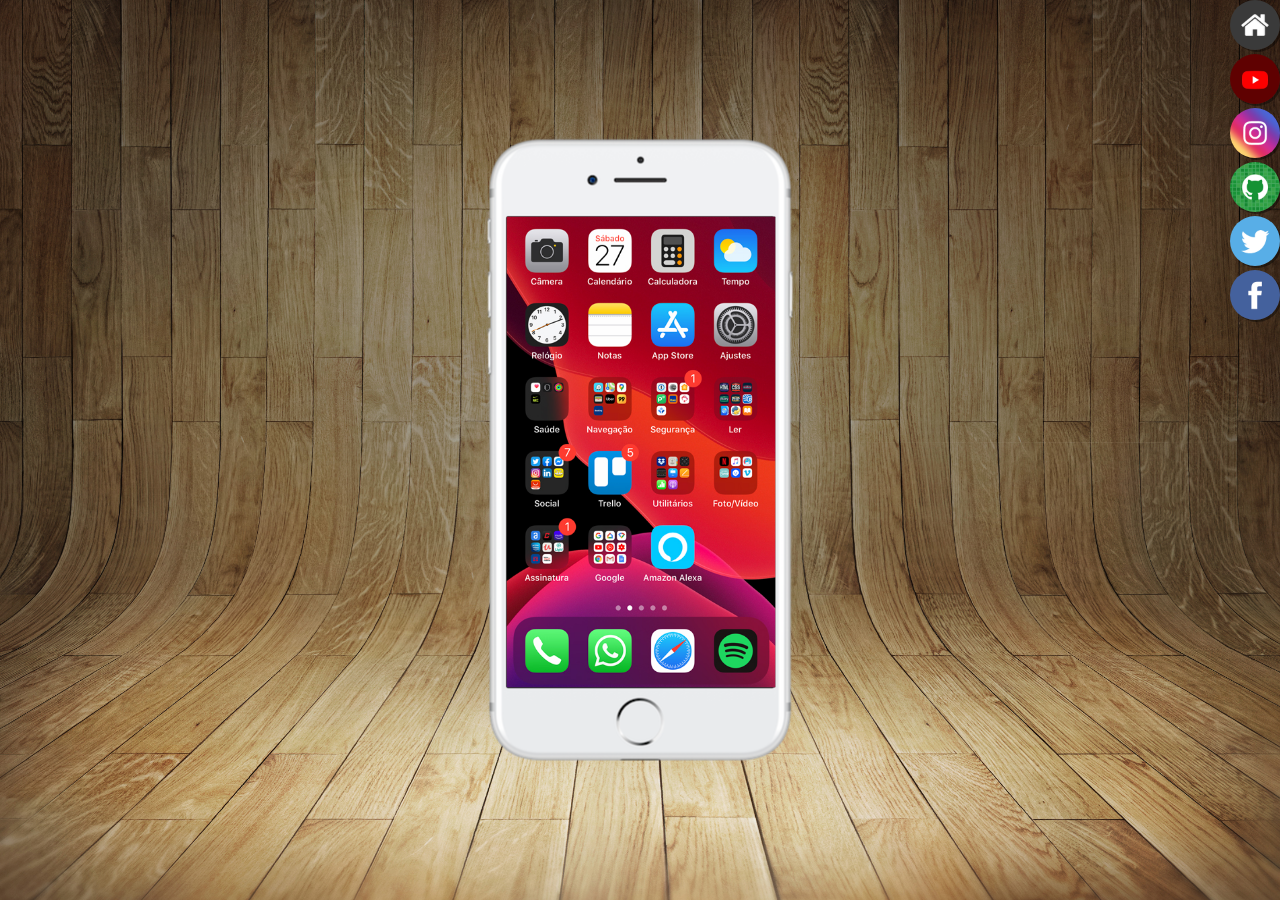
<file: index.html>
<!DOCTYPE html>
<html lang="pt-br">
<head>
    <meta charset="UTF-8">
    <meta name="viewport" content="width=device-width, initial-scale=1.0">
    <link rel="shortcut icon" href="favicon.ico" type="image/x-icon">
    <link rel="stylesheet" href="estilos/style.css">
    <title>Projeto Redes Sociais</title>
</head>
<body>
    <main>
        <section id="telefone">
            <iframe src="home.html" name="tela" id="tela" frameborder="0">
                Seu navegador não é compativel com isso.
            </iframe>

        </section>

        <section id="redes-sociais">
            <a href="home.html" target="tela"><img src="imagens/logo-home.jpg" alt="home"></a> <br>

            <a href="youtube.html" target="tela"><img src="imagens/logo-youtube.jpg" alt="youtube"></a> <br>

            <a href="instagram.html" target="tela"><img src="imagens/logo-instagram.jpg" alt="instagram"></a> <br>

            <a href="github.html" target="tela"><img src="imagens/logo-github.jpg" alt="github"></a> <br>

            <a href="twitter.html" target="tela"><img src="imagens/logo-twitter.jpg" alt="twitter"></a> <br>

            <a href="facebook.html" target="tela"><img src="imagens/logo-facebook.jpg" alt="facebook"></a> <br>
        </section>
    </main>
</body>
</html>
</file>
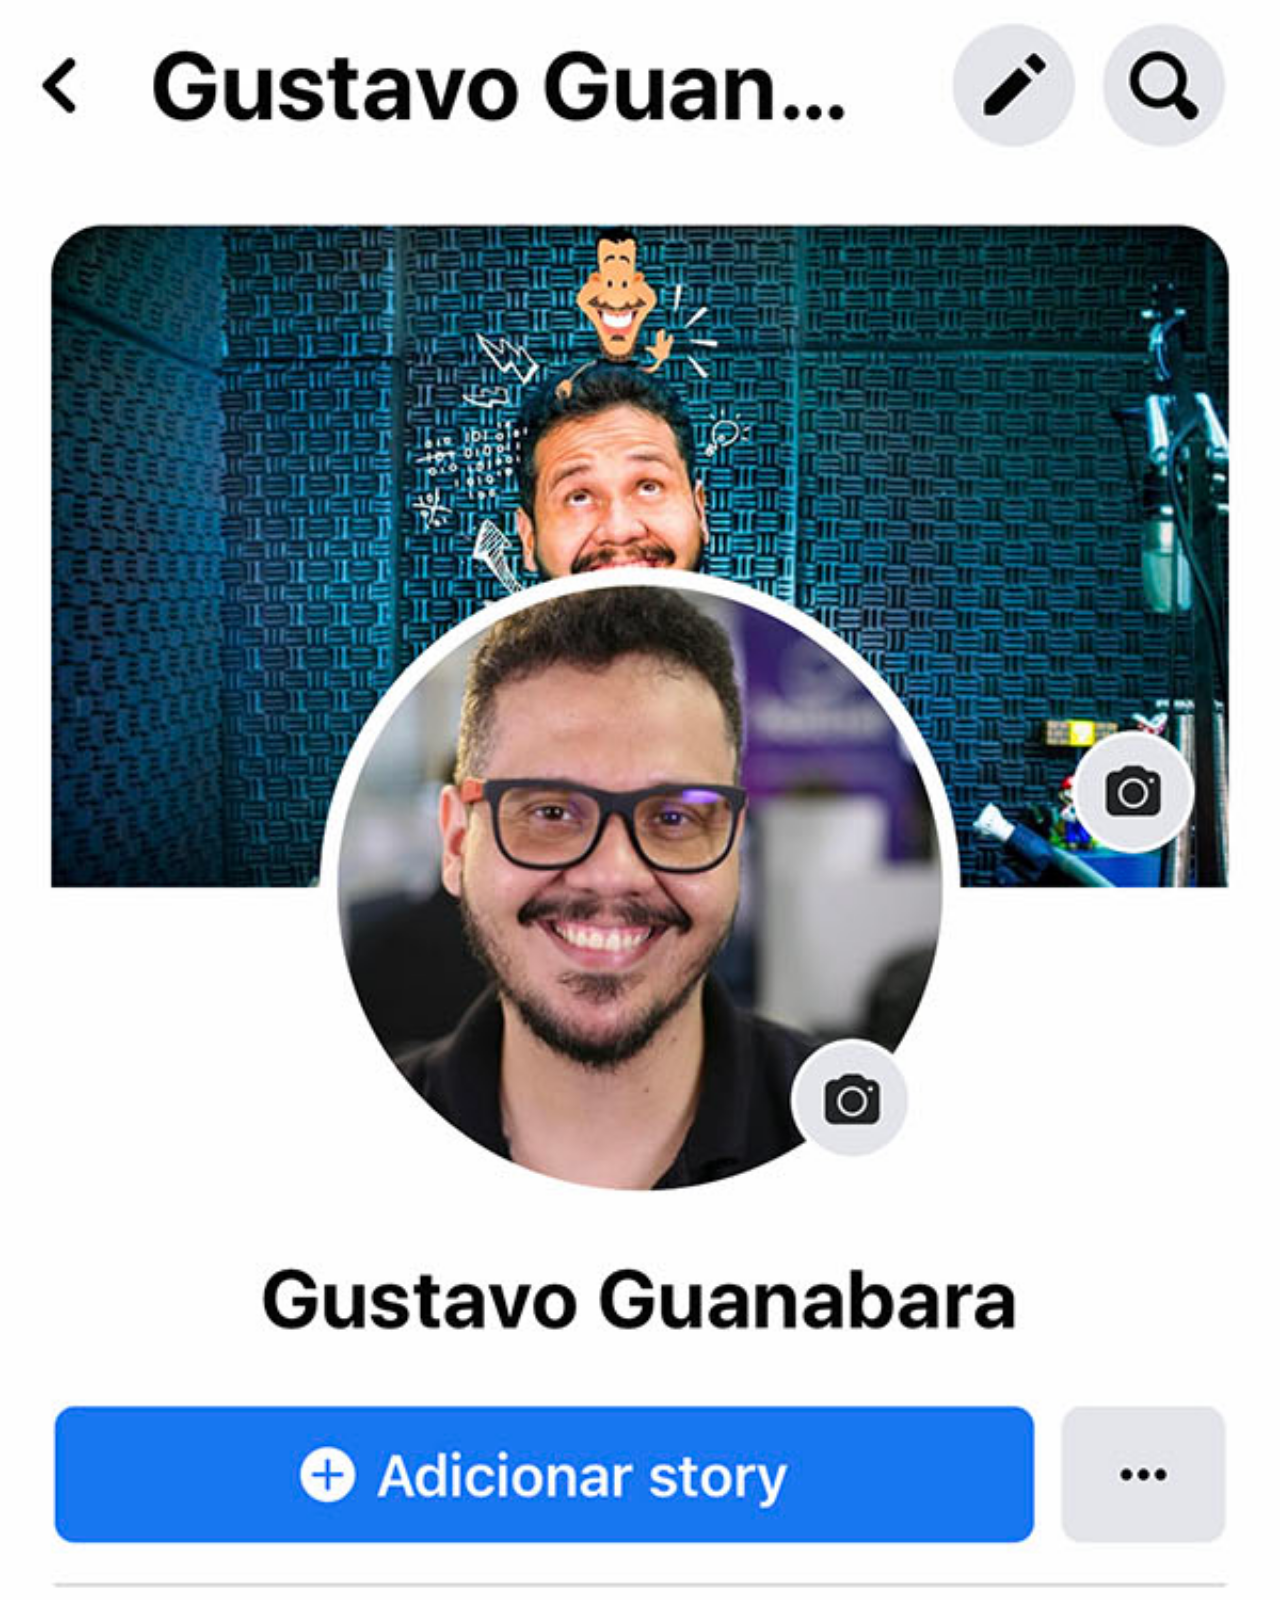
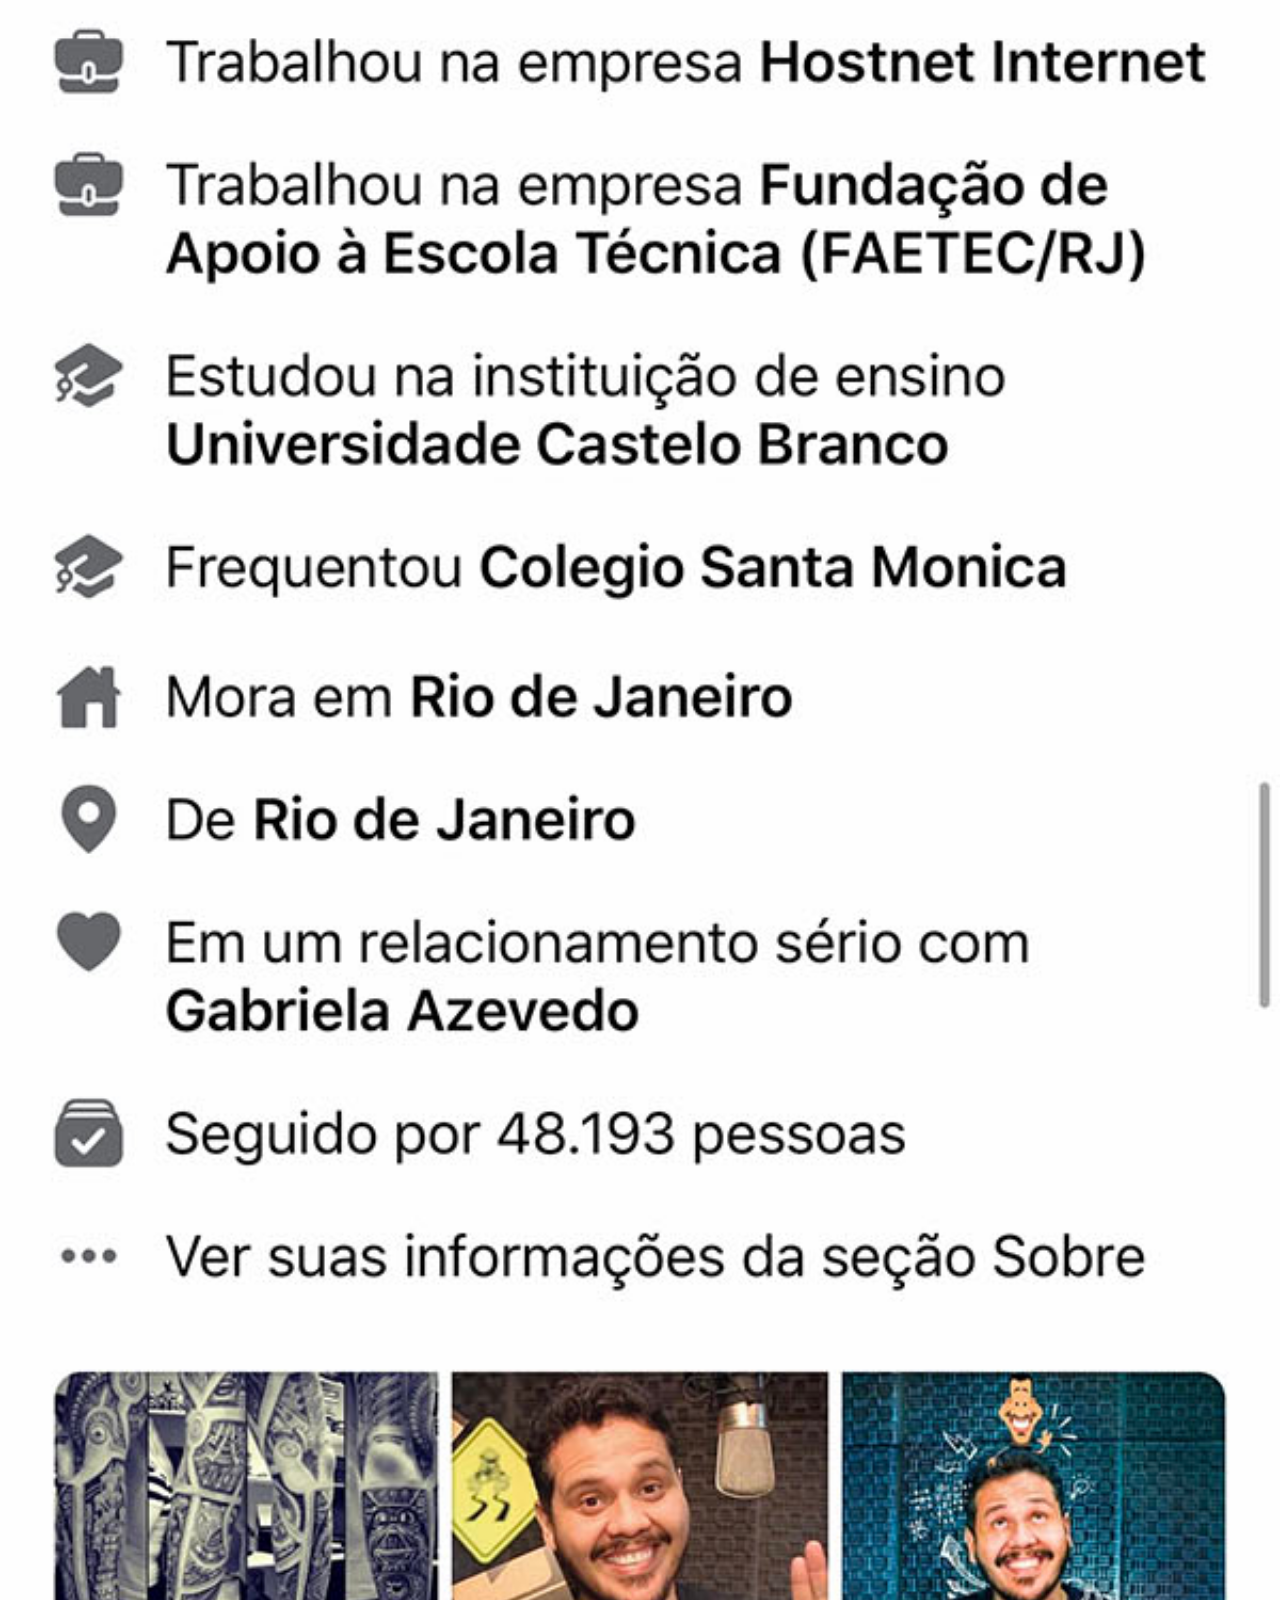
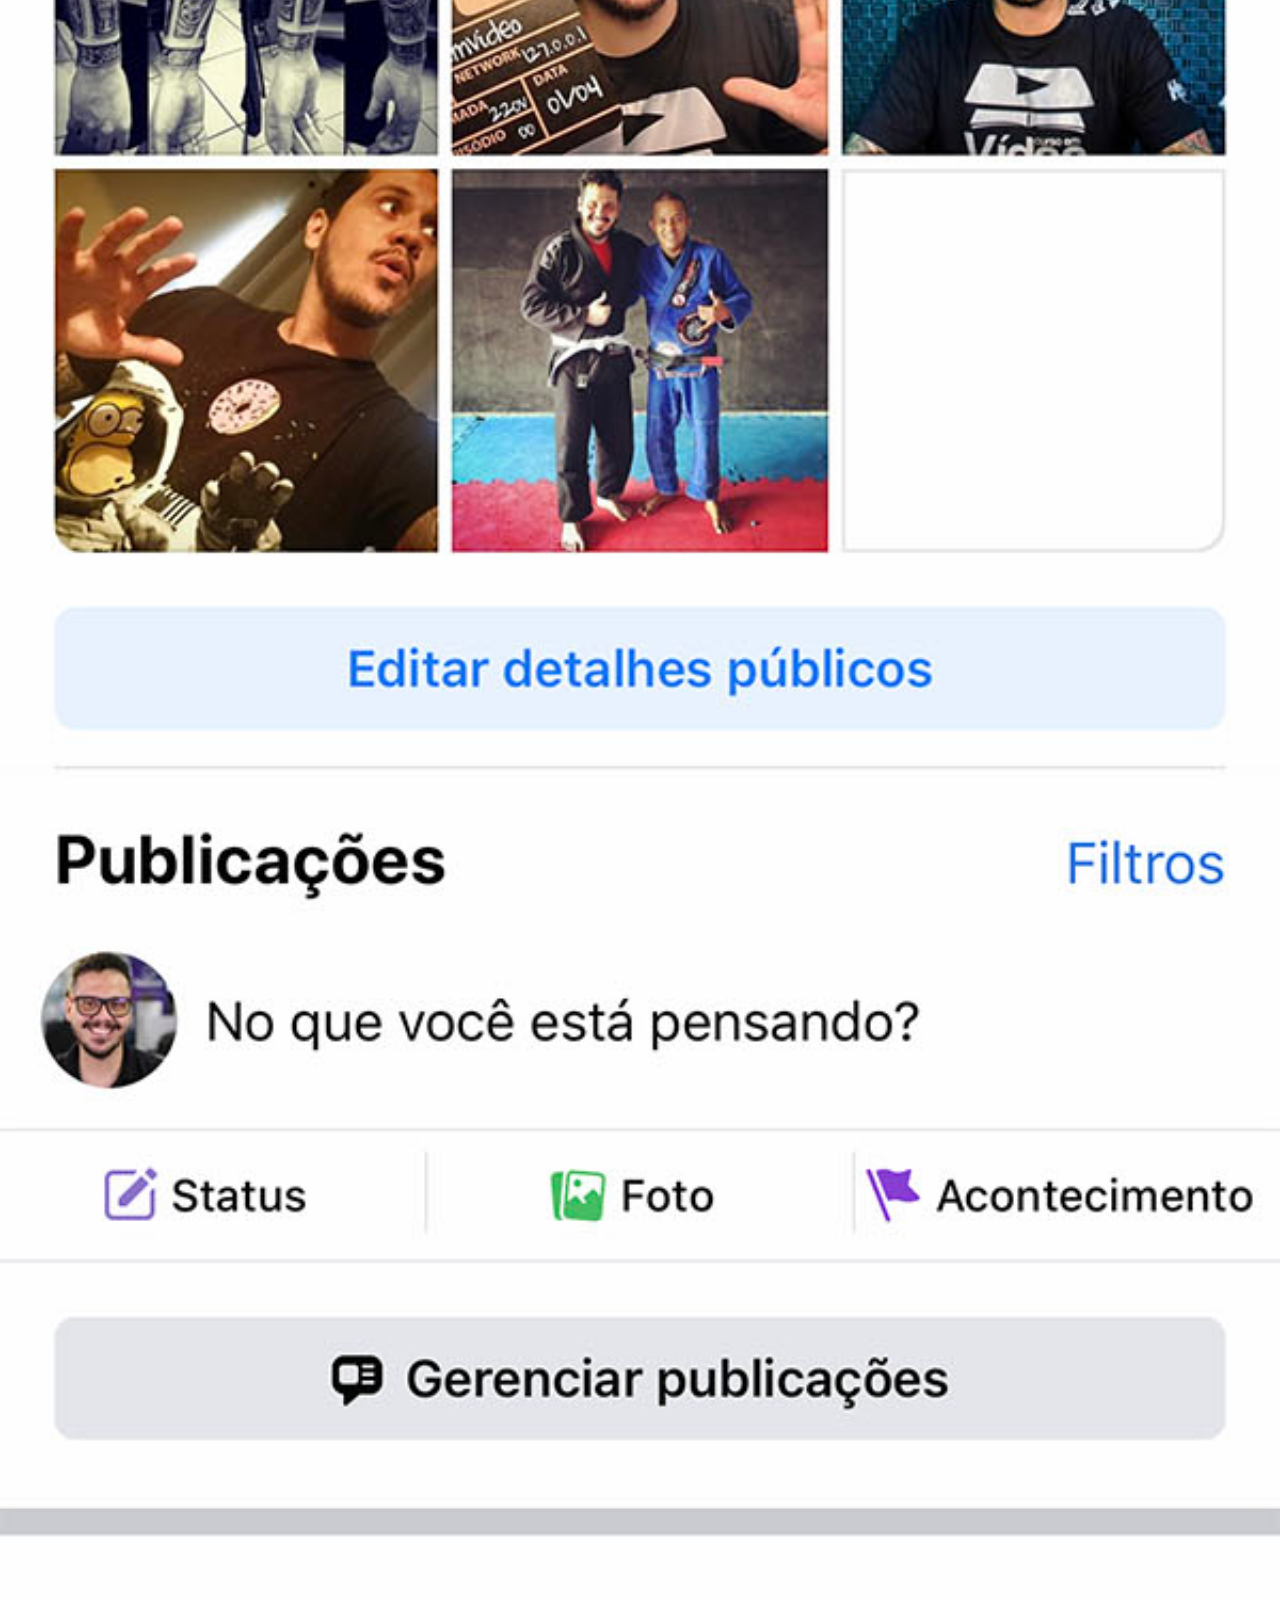
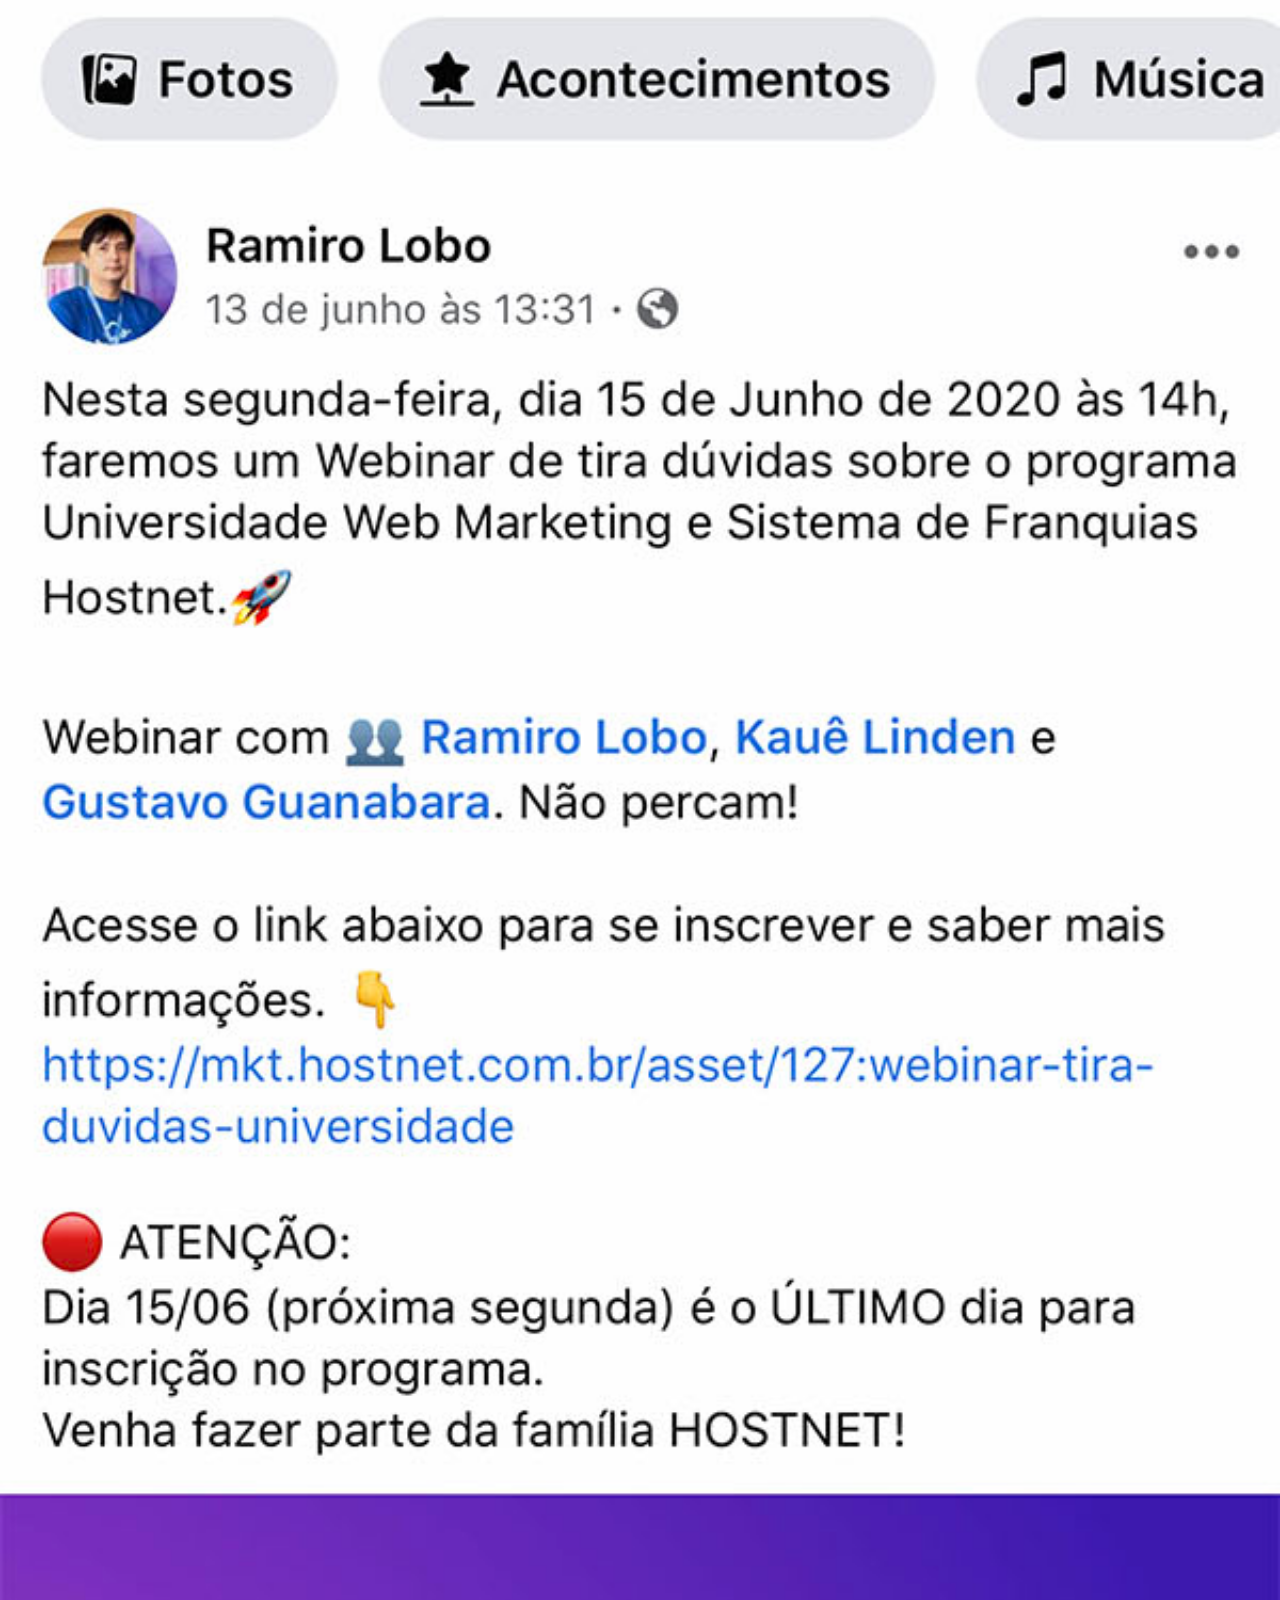
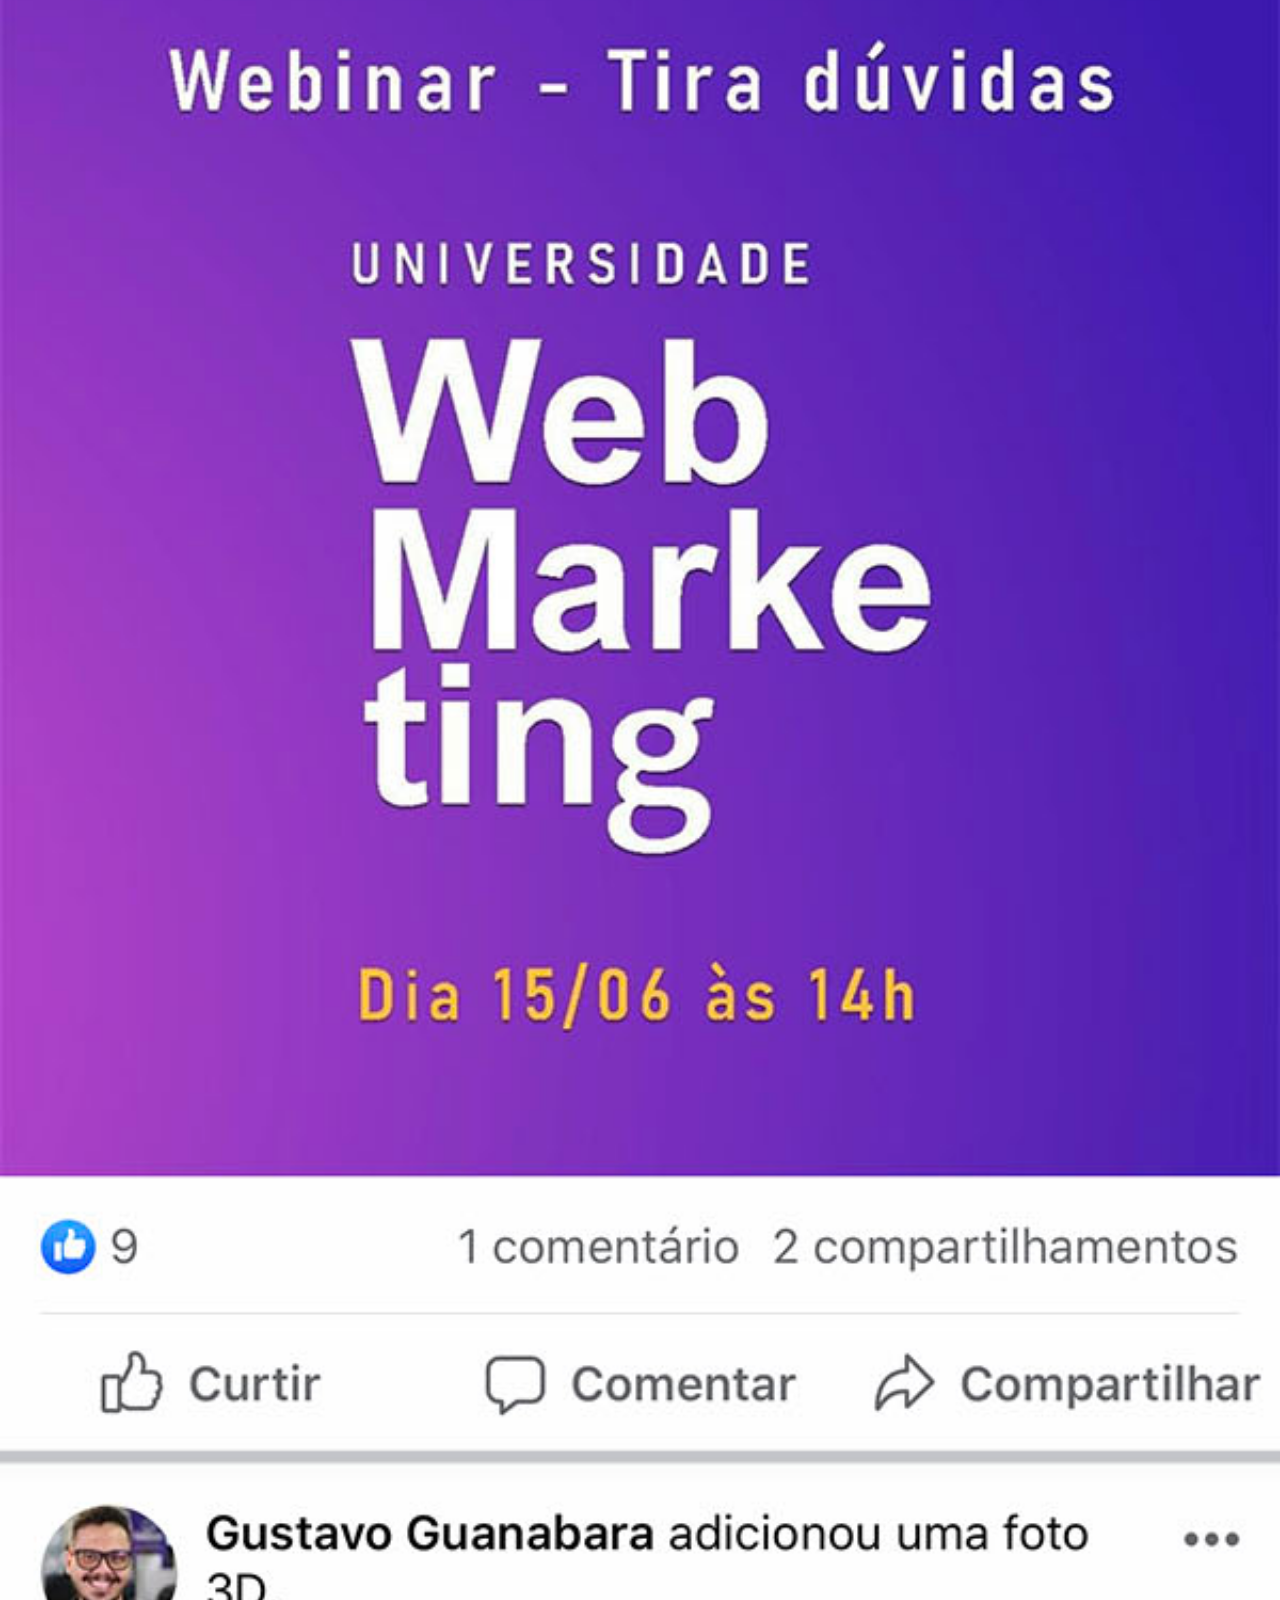
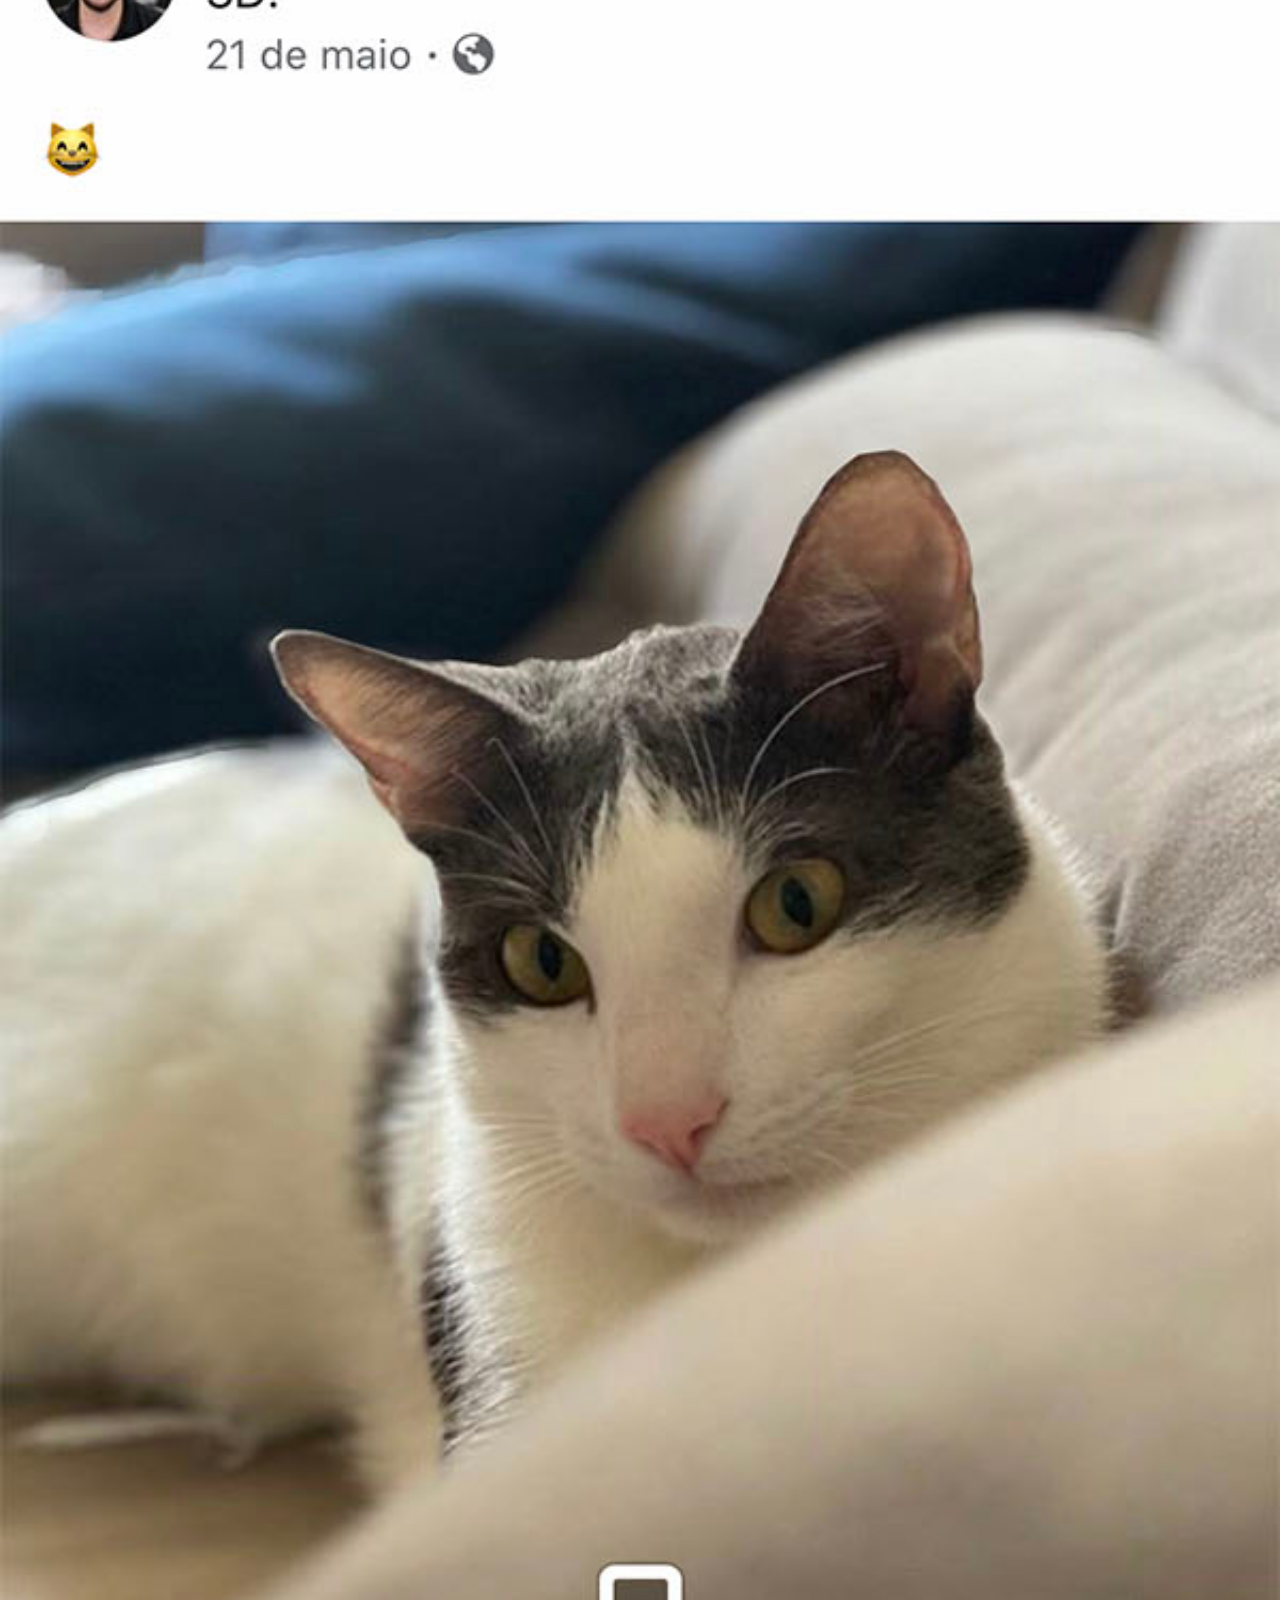
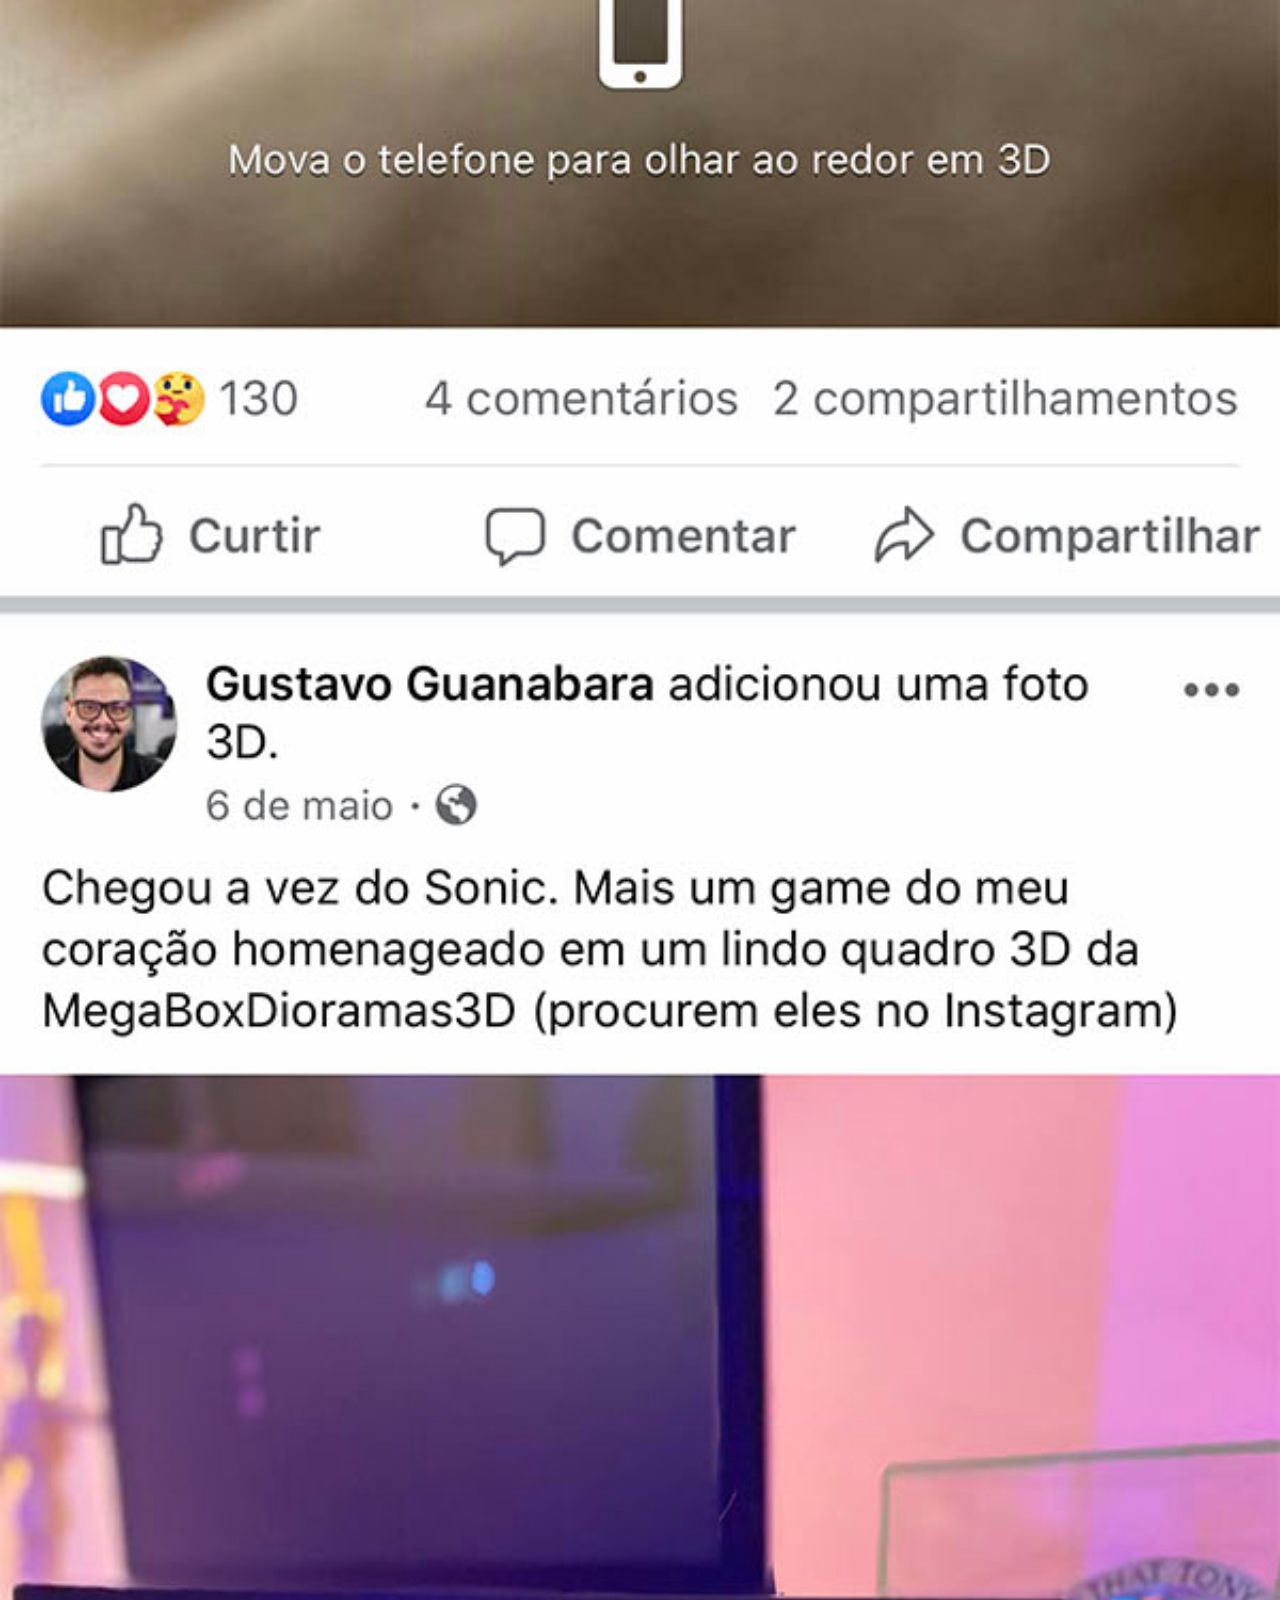
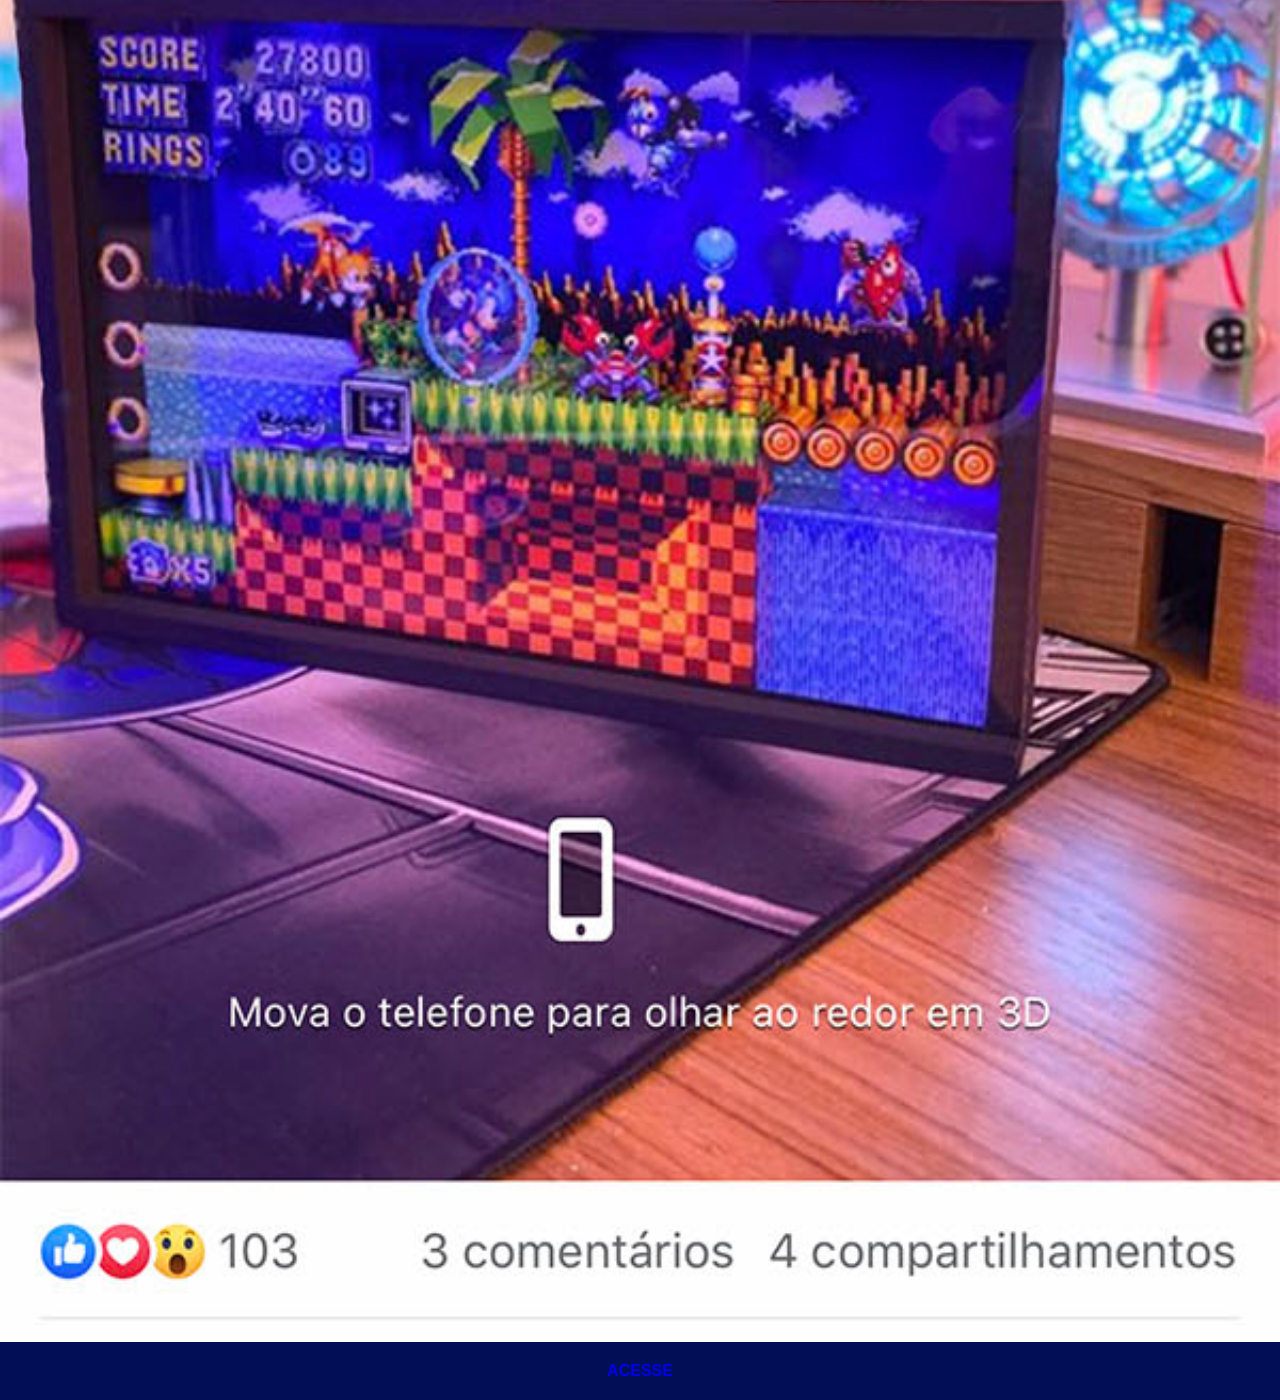
<file: facebook.html>
<!DOCTYPE html>
<html lang="pt-br">
<head>
    <meta charset="UTF-8">
    <meta name="viewport" content="width=device-width, initial-scale=1.0">
    <title>Facebook</title>
    <style>
        * { 
            margin: 0px;
            padding: 0px;
            font-family: Arial, Helvetica, sans-serif;
        }

        ::-webkit-scrollbar { 
            width: 0px;
            height: 0px;
        }

        img { 
            width: 100vw;
        }

        a { 
            display: block;
            background-color: rgb(2, 15, 87);
            padding: 20px;
            text-align: center;
            font-weight: bolder;
            text-decoration: none;
        }

        a :hover { 
        background-color: red;
        }

    </style>
</head>
<body>
    <img src="imagens/tela-facebook.jpg" alt="Facebook">
    <a href="https://www.facebook.com/gustavoguanabara/?locale=pt_BR" target="_blank">ACESSE</a>
</body>
</html>
</file>
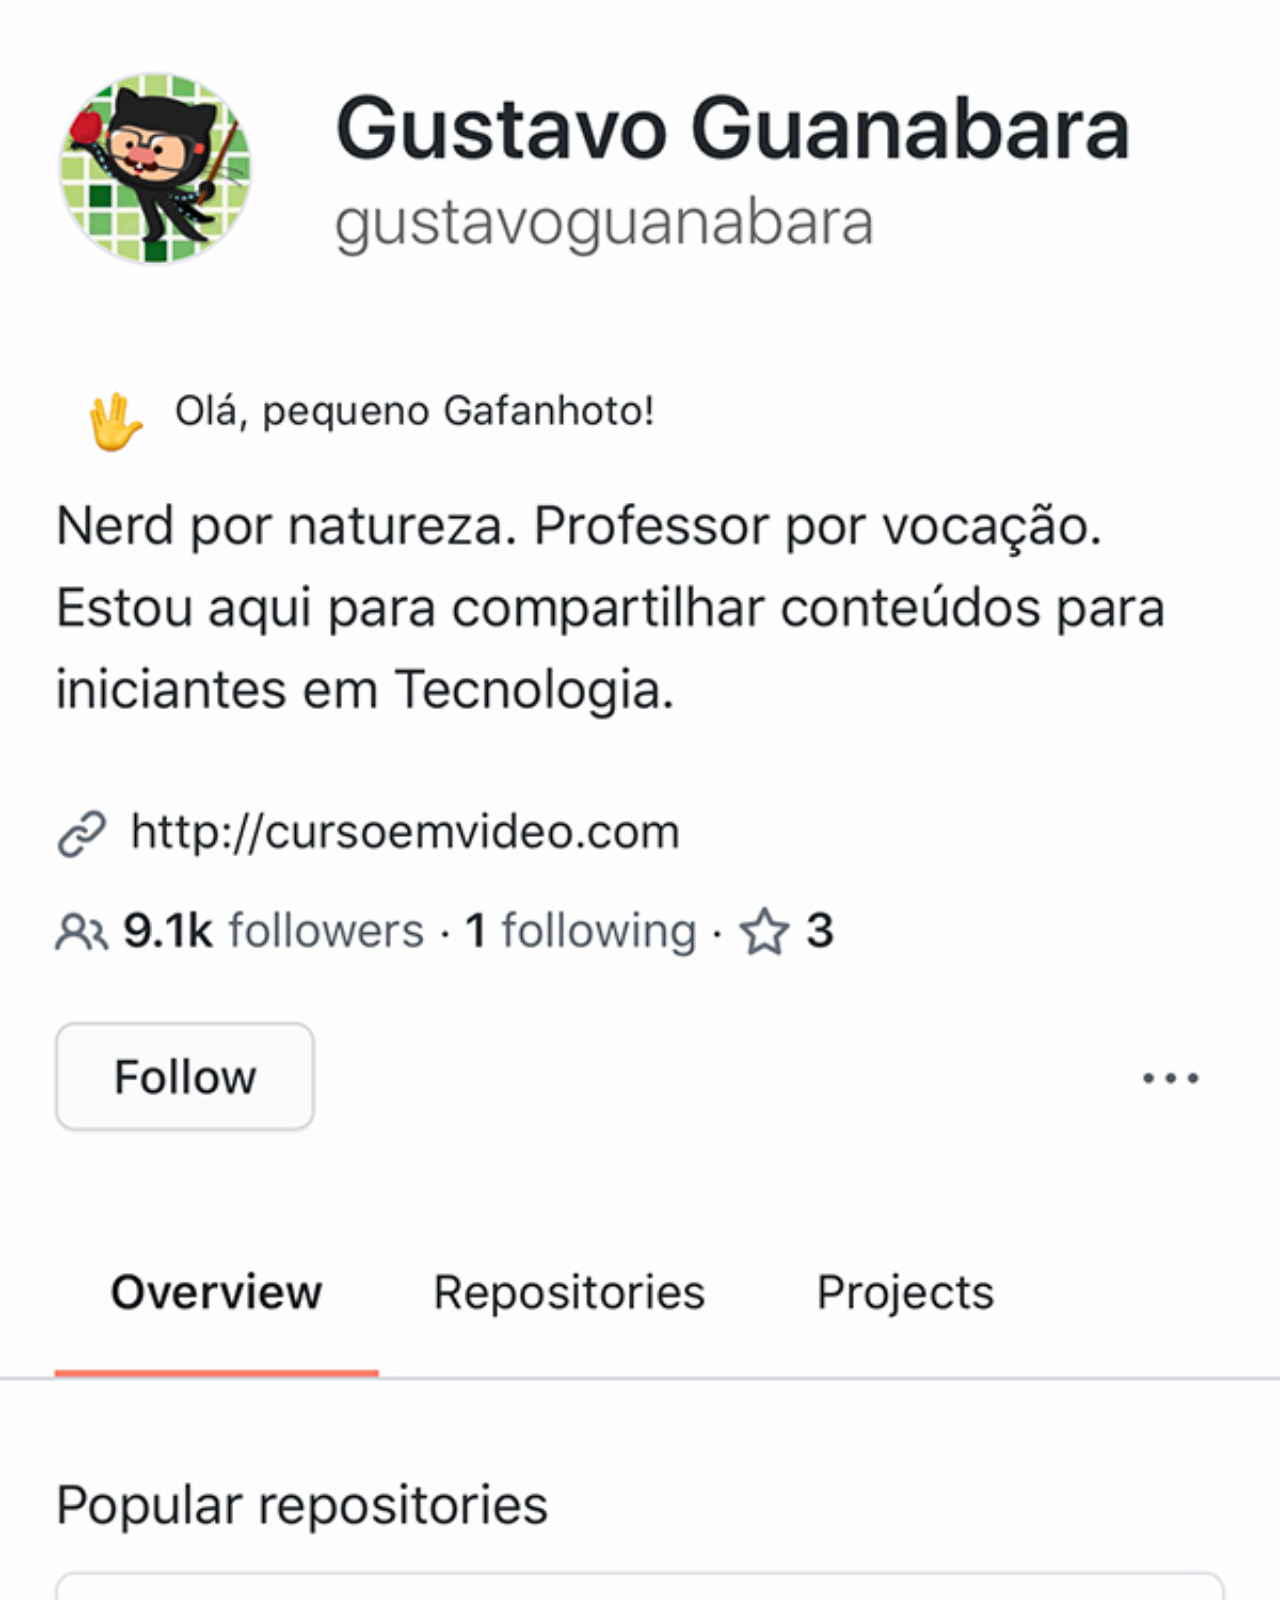
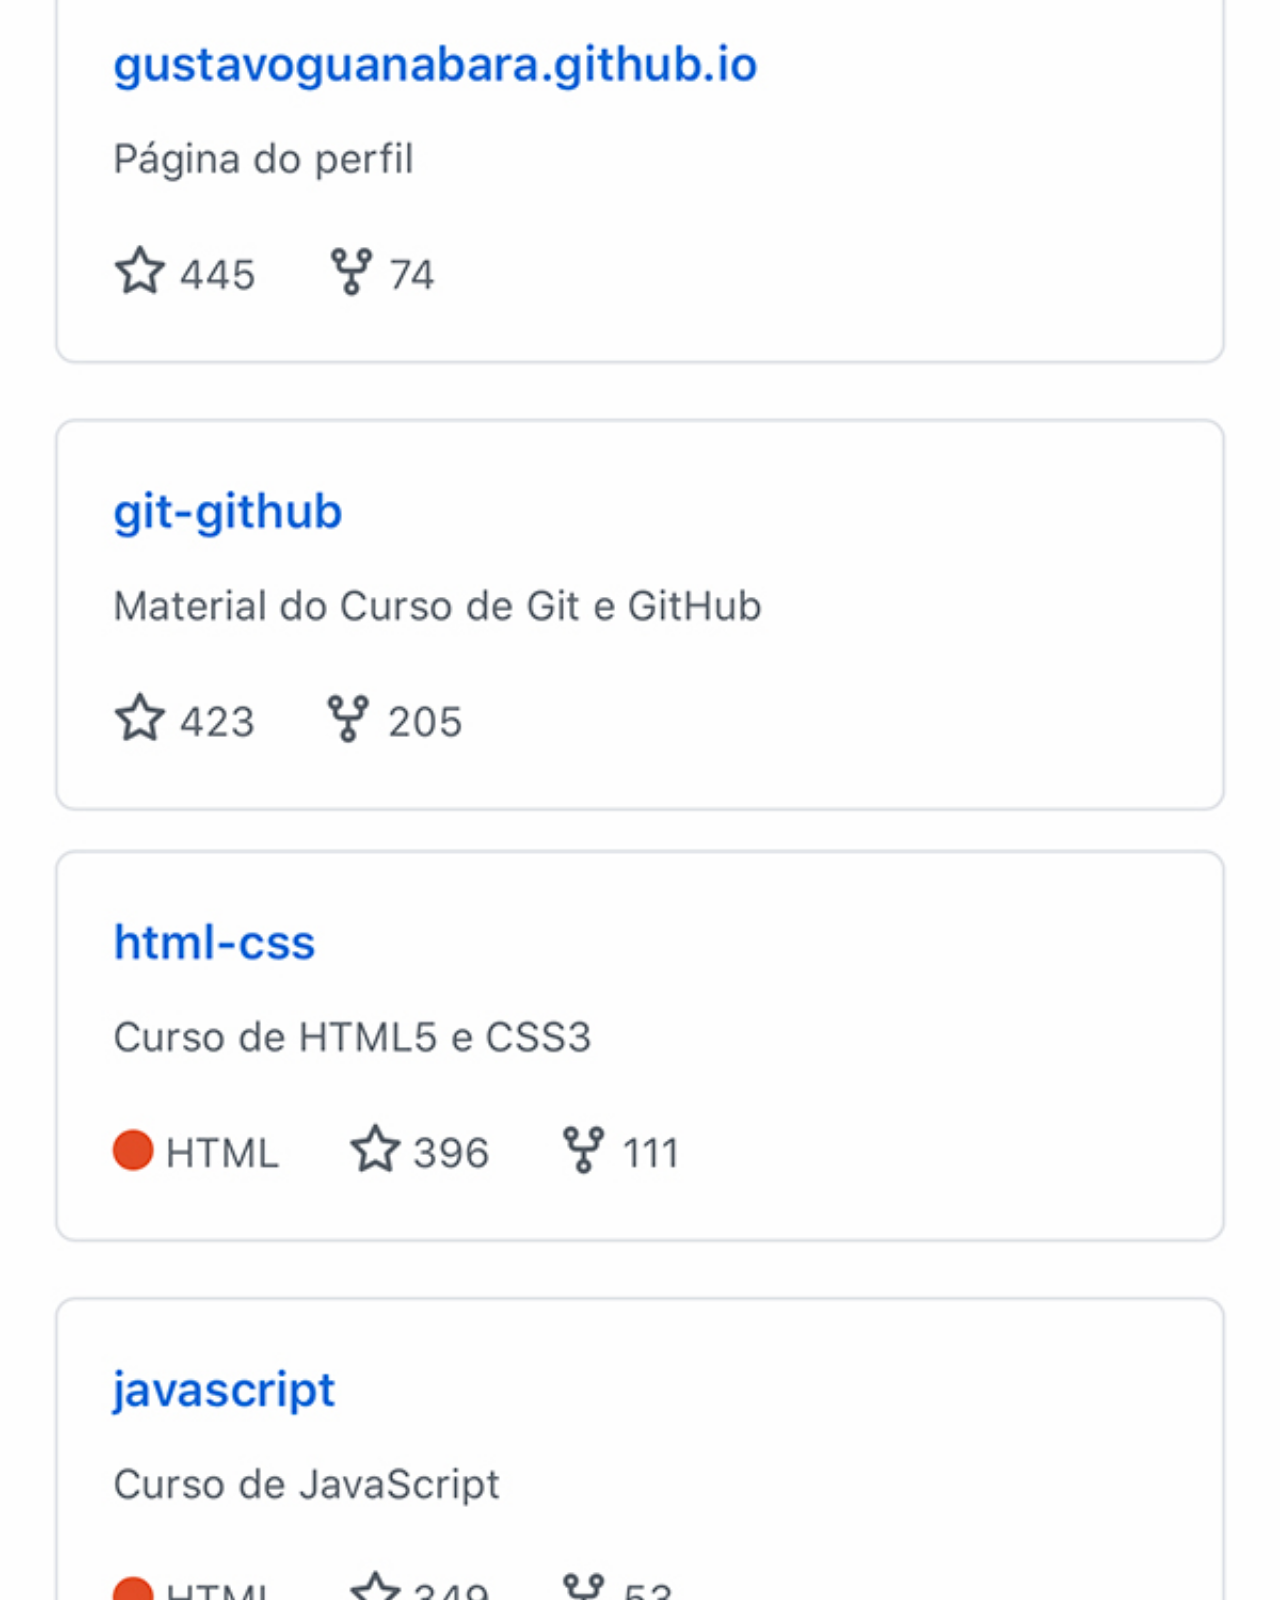
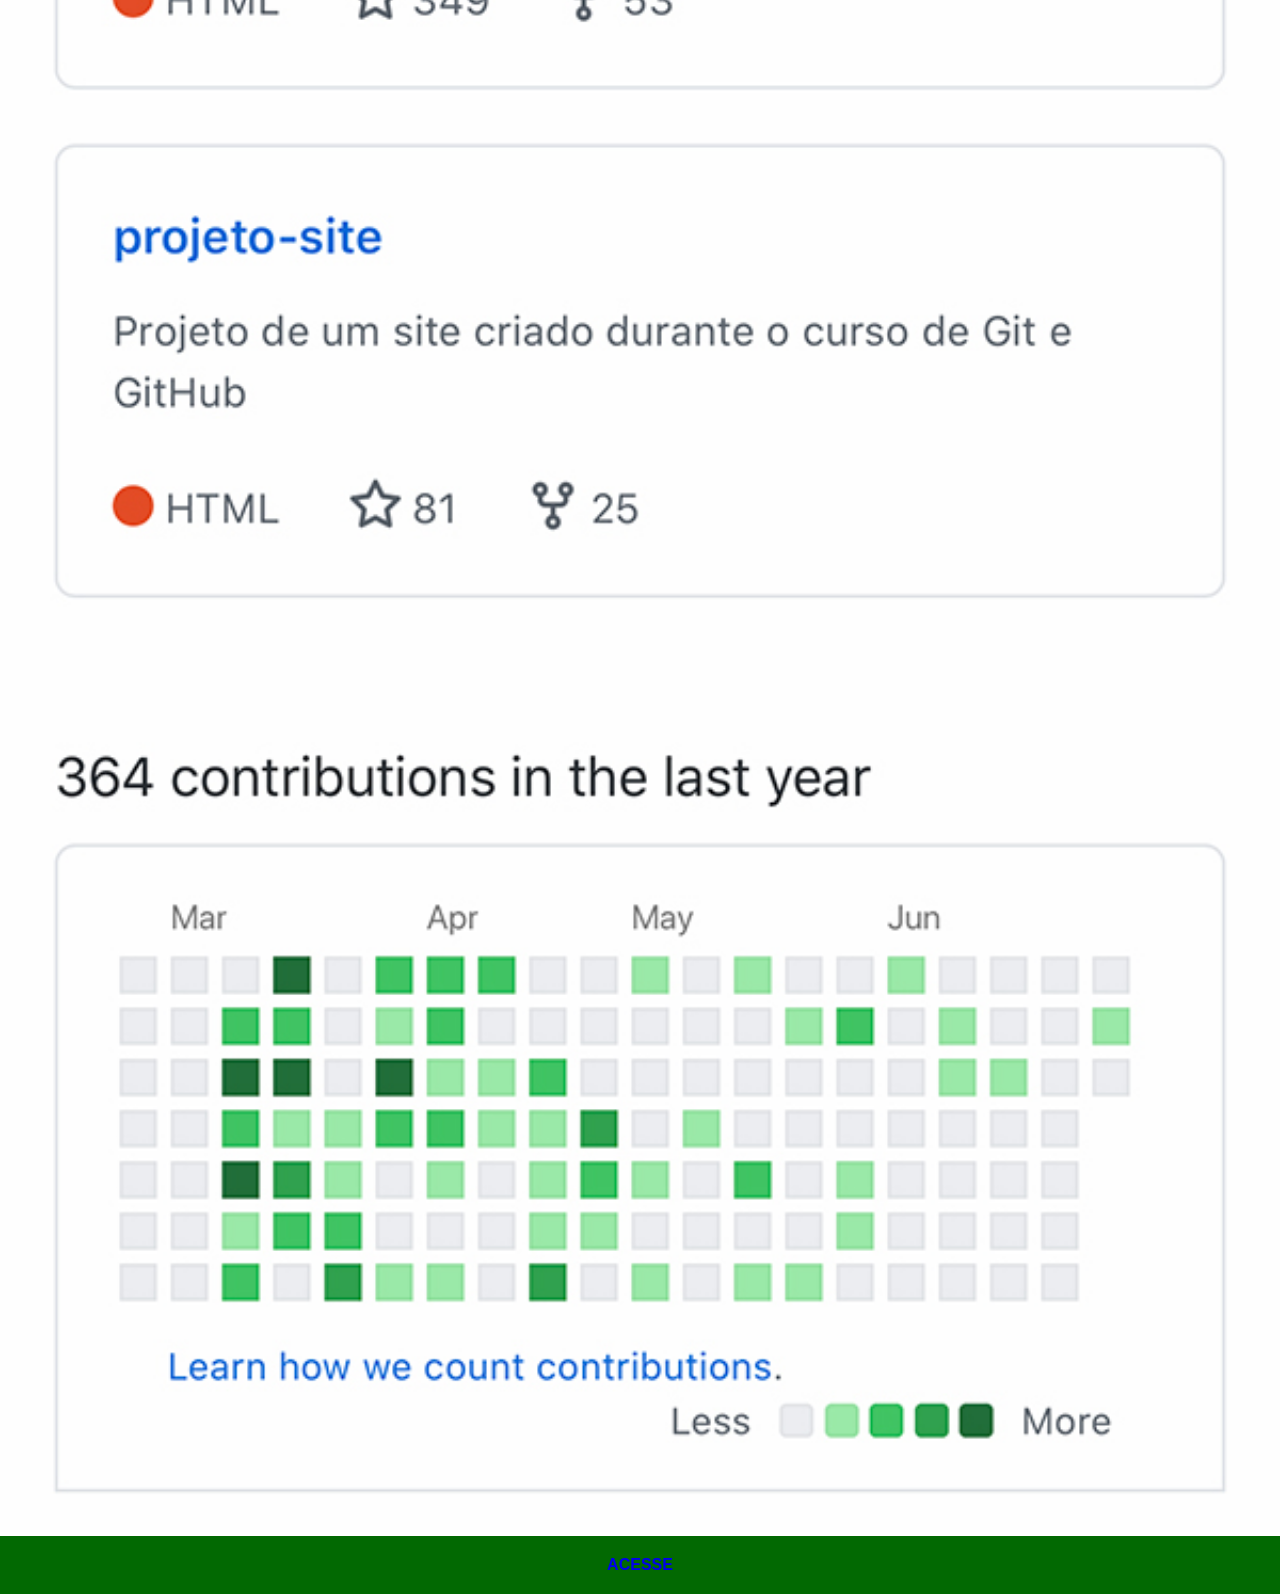
<file: github.html>
<!DOCTYPE html>
<html lang="pt-br">
<head>
    <meta charset="UTF-8">
    <meta name="viewport" content="width=device-width, initial-scale=1.0">
    <title>Github</title>
    <style>
        * { 
            margin: 0px;
            padding: 0px;
            font-family: Arial, Helvetica, sans-serif;
        }

        ::-webkit-scrollbar { 
            width: 0px;
            height: 0px;
        }

        img { 
            width: 100vw;
        }

        a { 
            display: block;
            background-color: rgb(2, 105, 2);
            padding: 20px;
            text-align: center;
            font-weight: bolder;
            text-decoration: none;
        }

        a :hover { 
        background-color: red;
        }

    </style>
</head>
<body>
    <img src="imagens/tela-github.jpg" alt="Github">
    <a href="https://github.com/gustavoguanabara" target="_blank">ACESSE</a>
</body>
</html>
</file>
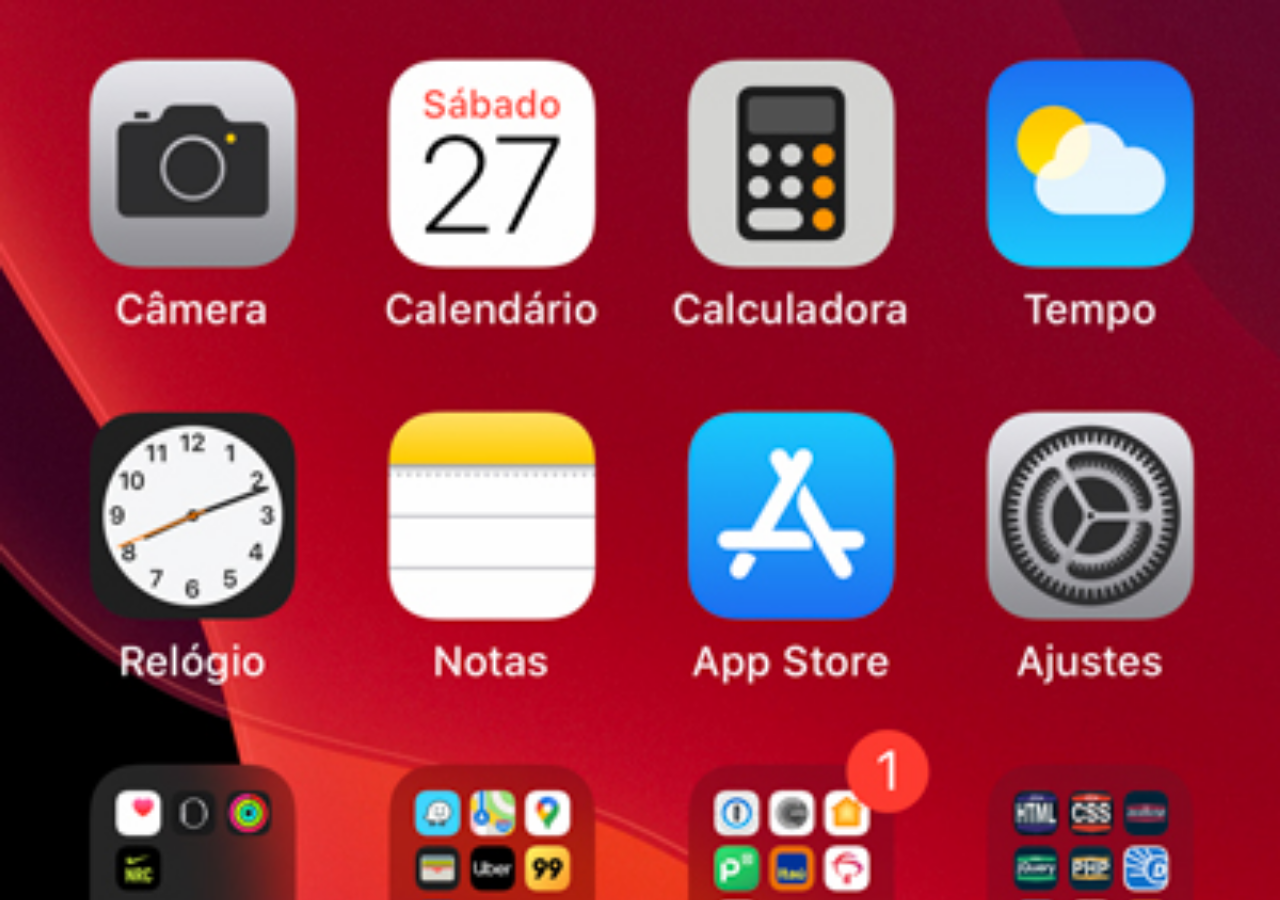
<file: home.html>
<!DOCTYPE html>
<html lang="pt-br">
<head>
    <meta charset="UTF-8">
    <meta name="viewport" content="width=device-width, initial-scale=1.0">
    <title>Home</title>
</head>
<style>
    * { 
        margin: 0px;
        padding: 0px;
    }
    
    body { 
        width: 100vw;
        height: 100vh;
        background: black url('imagens/tela-home.jpg') no-repeat top center;
        background-size: cover;
    }
</style>
<body>
    
</body>
</html>
</file>
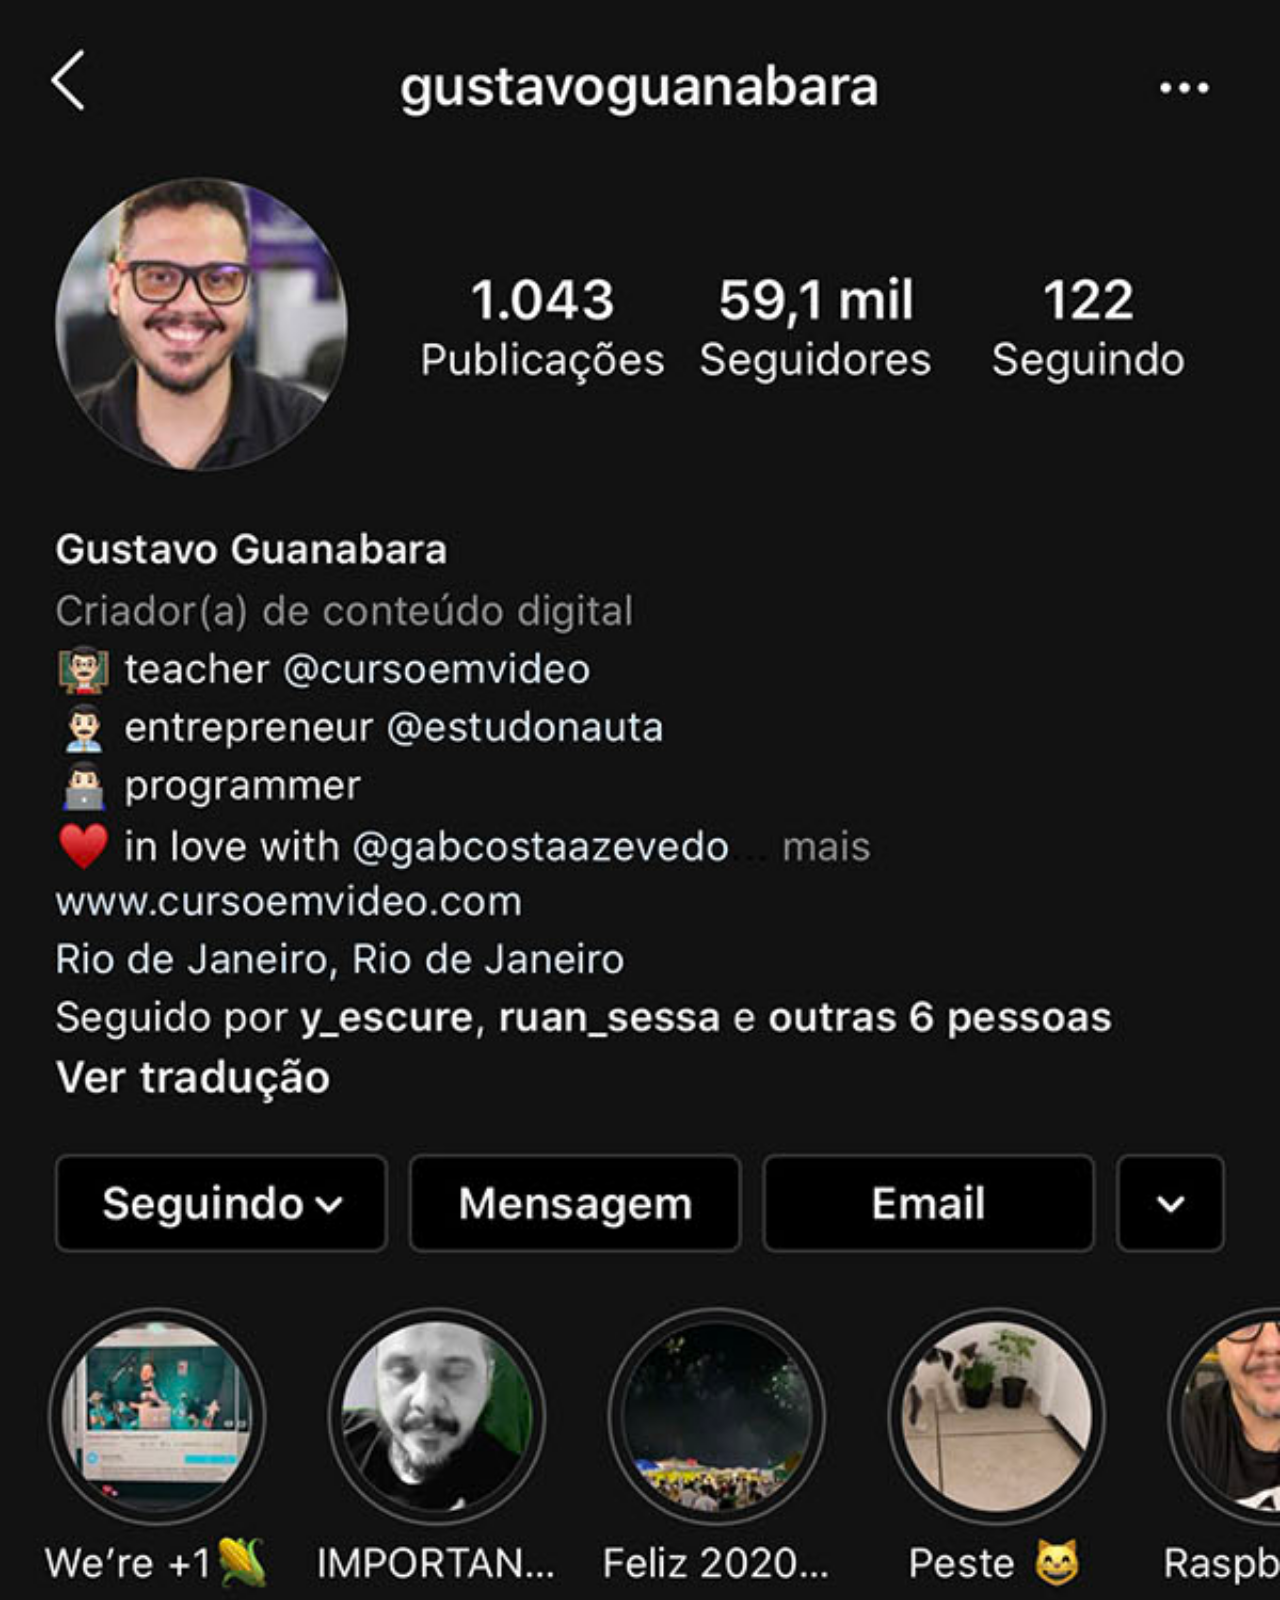
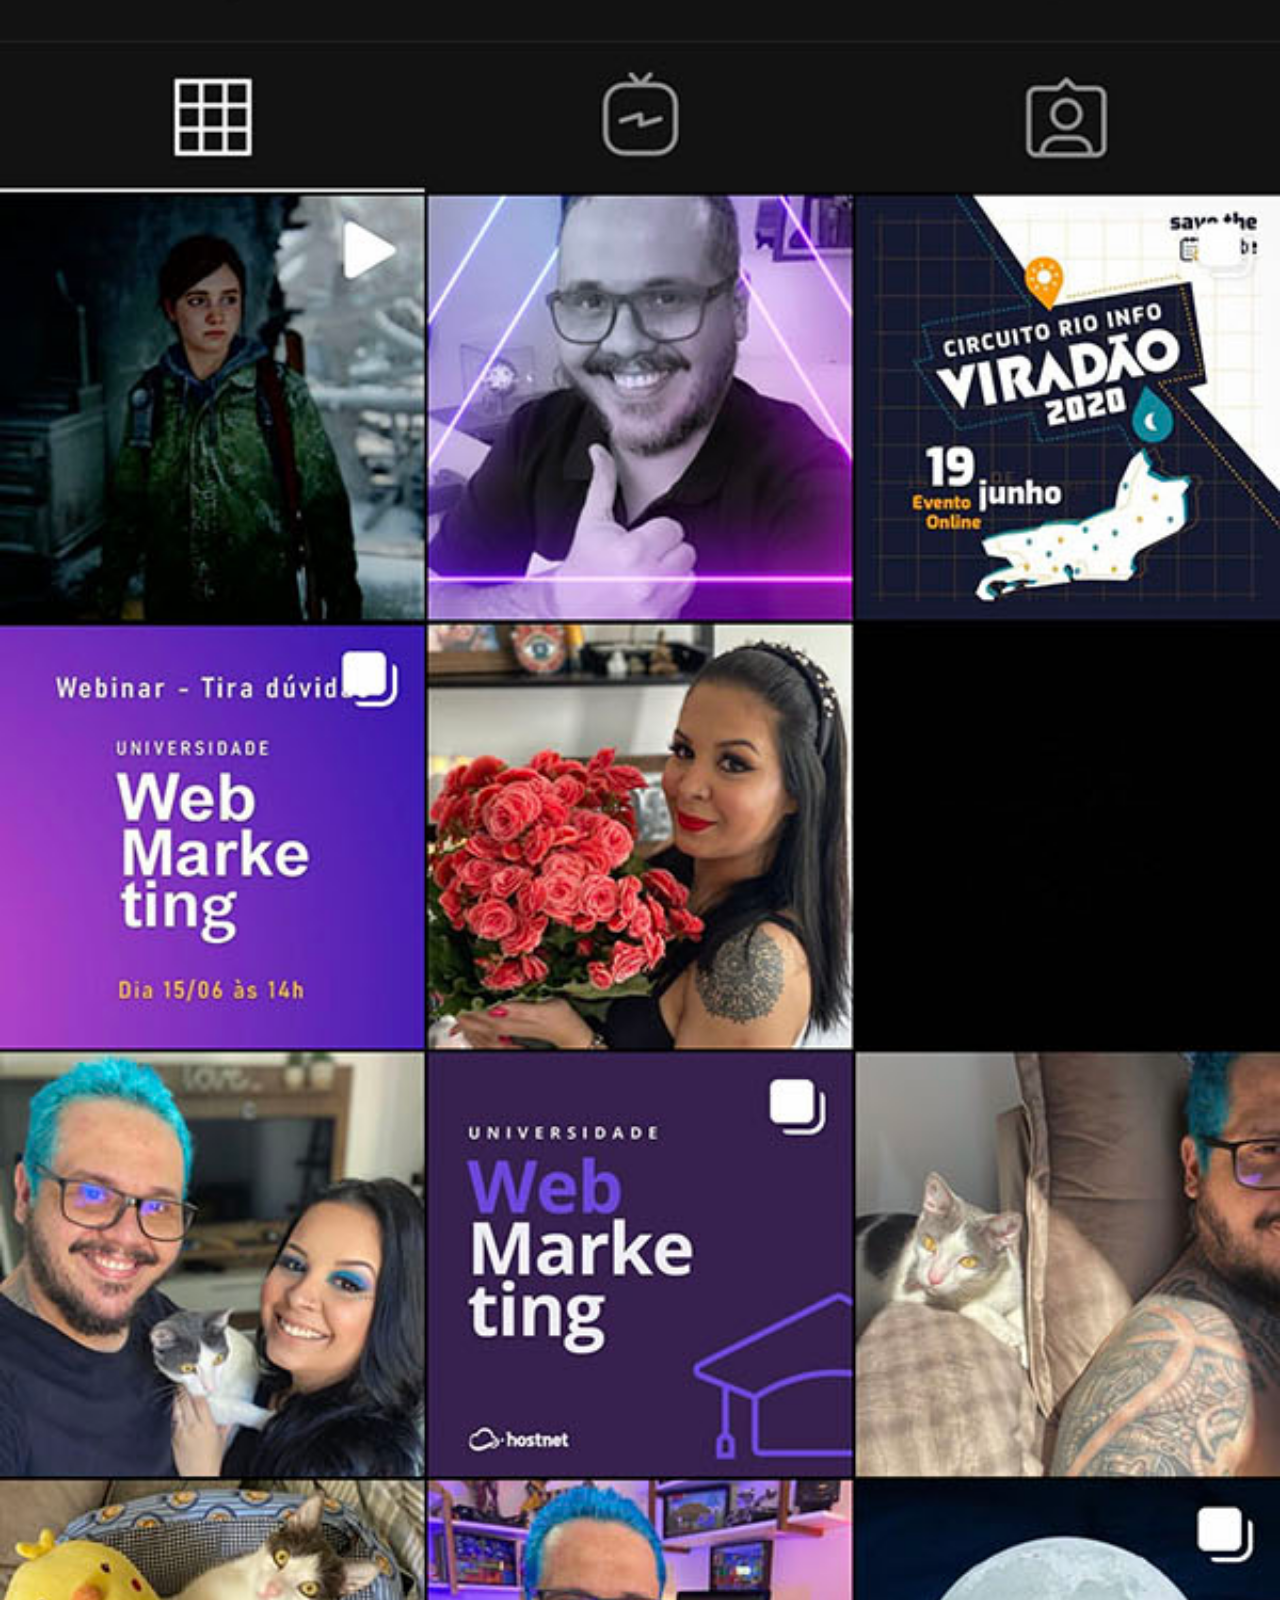
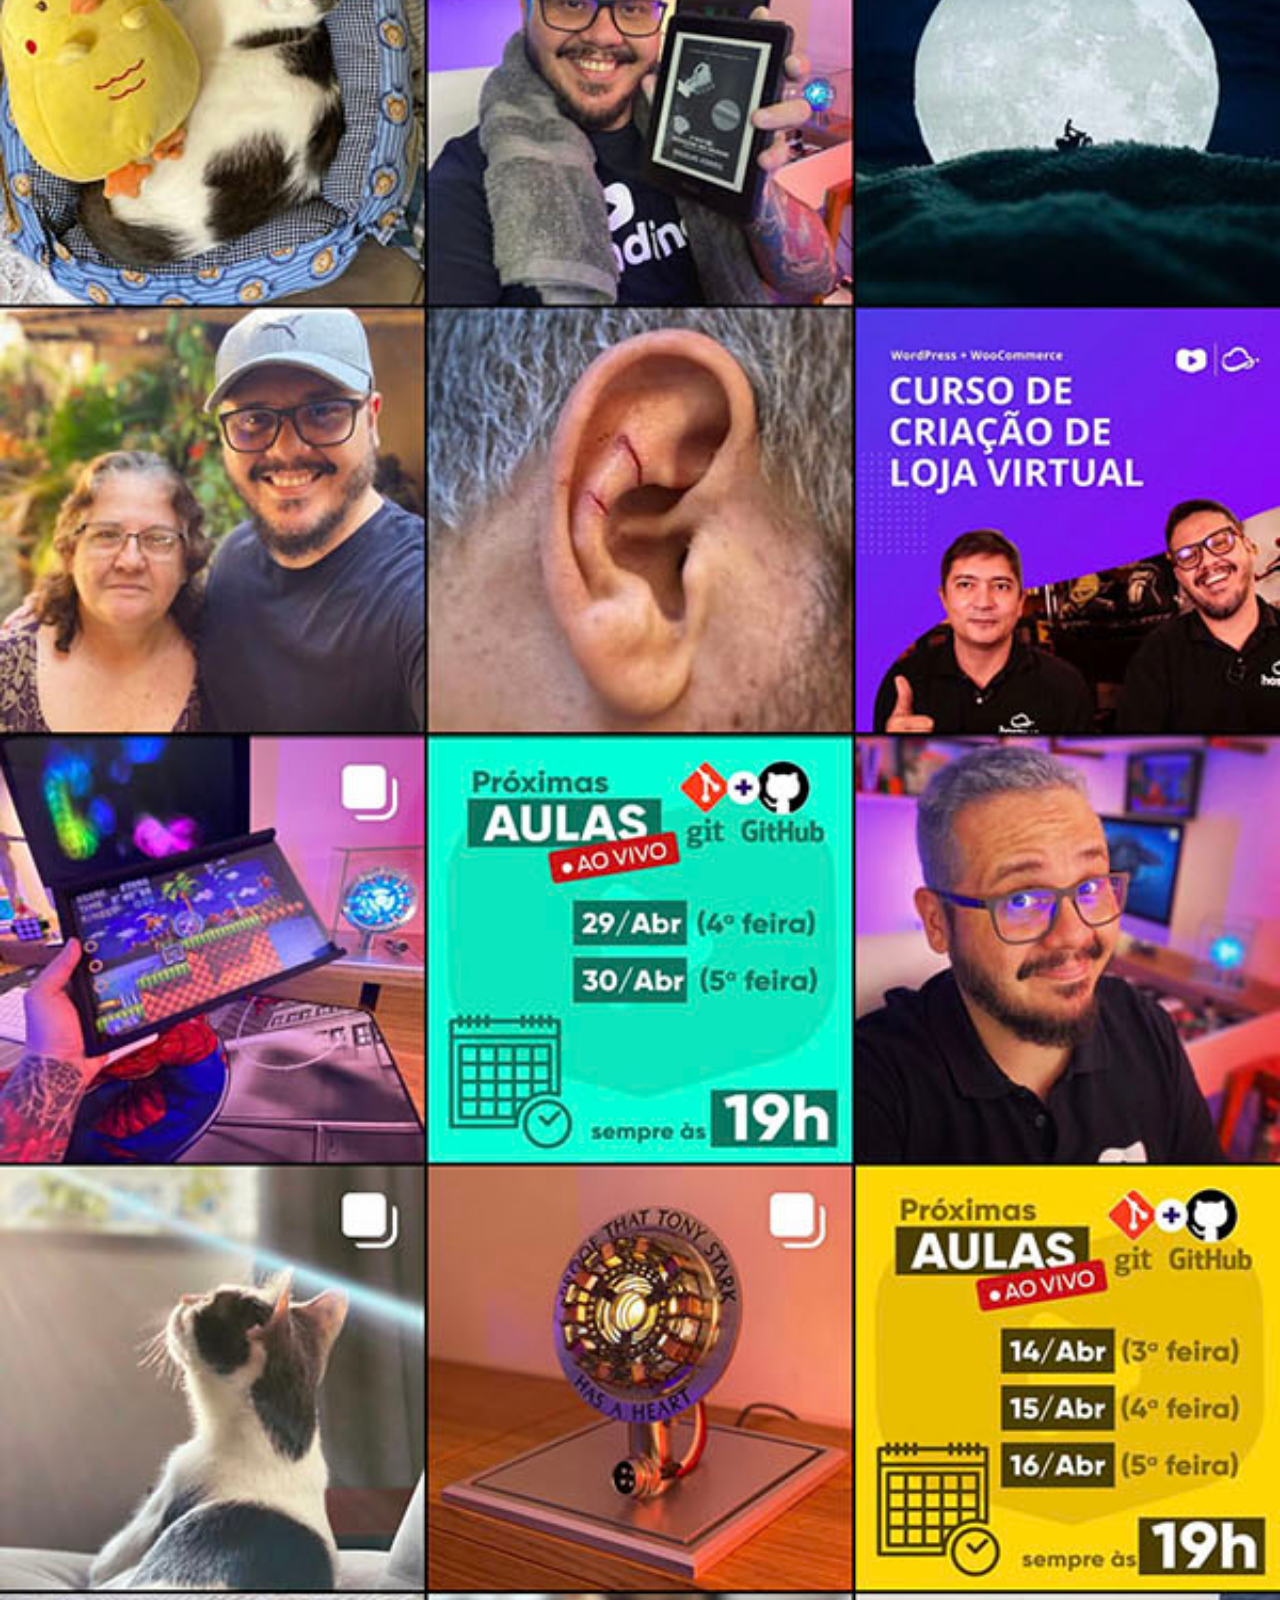
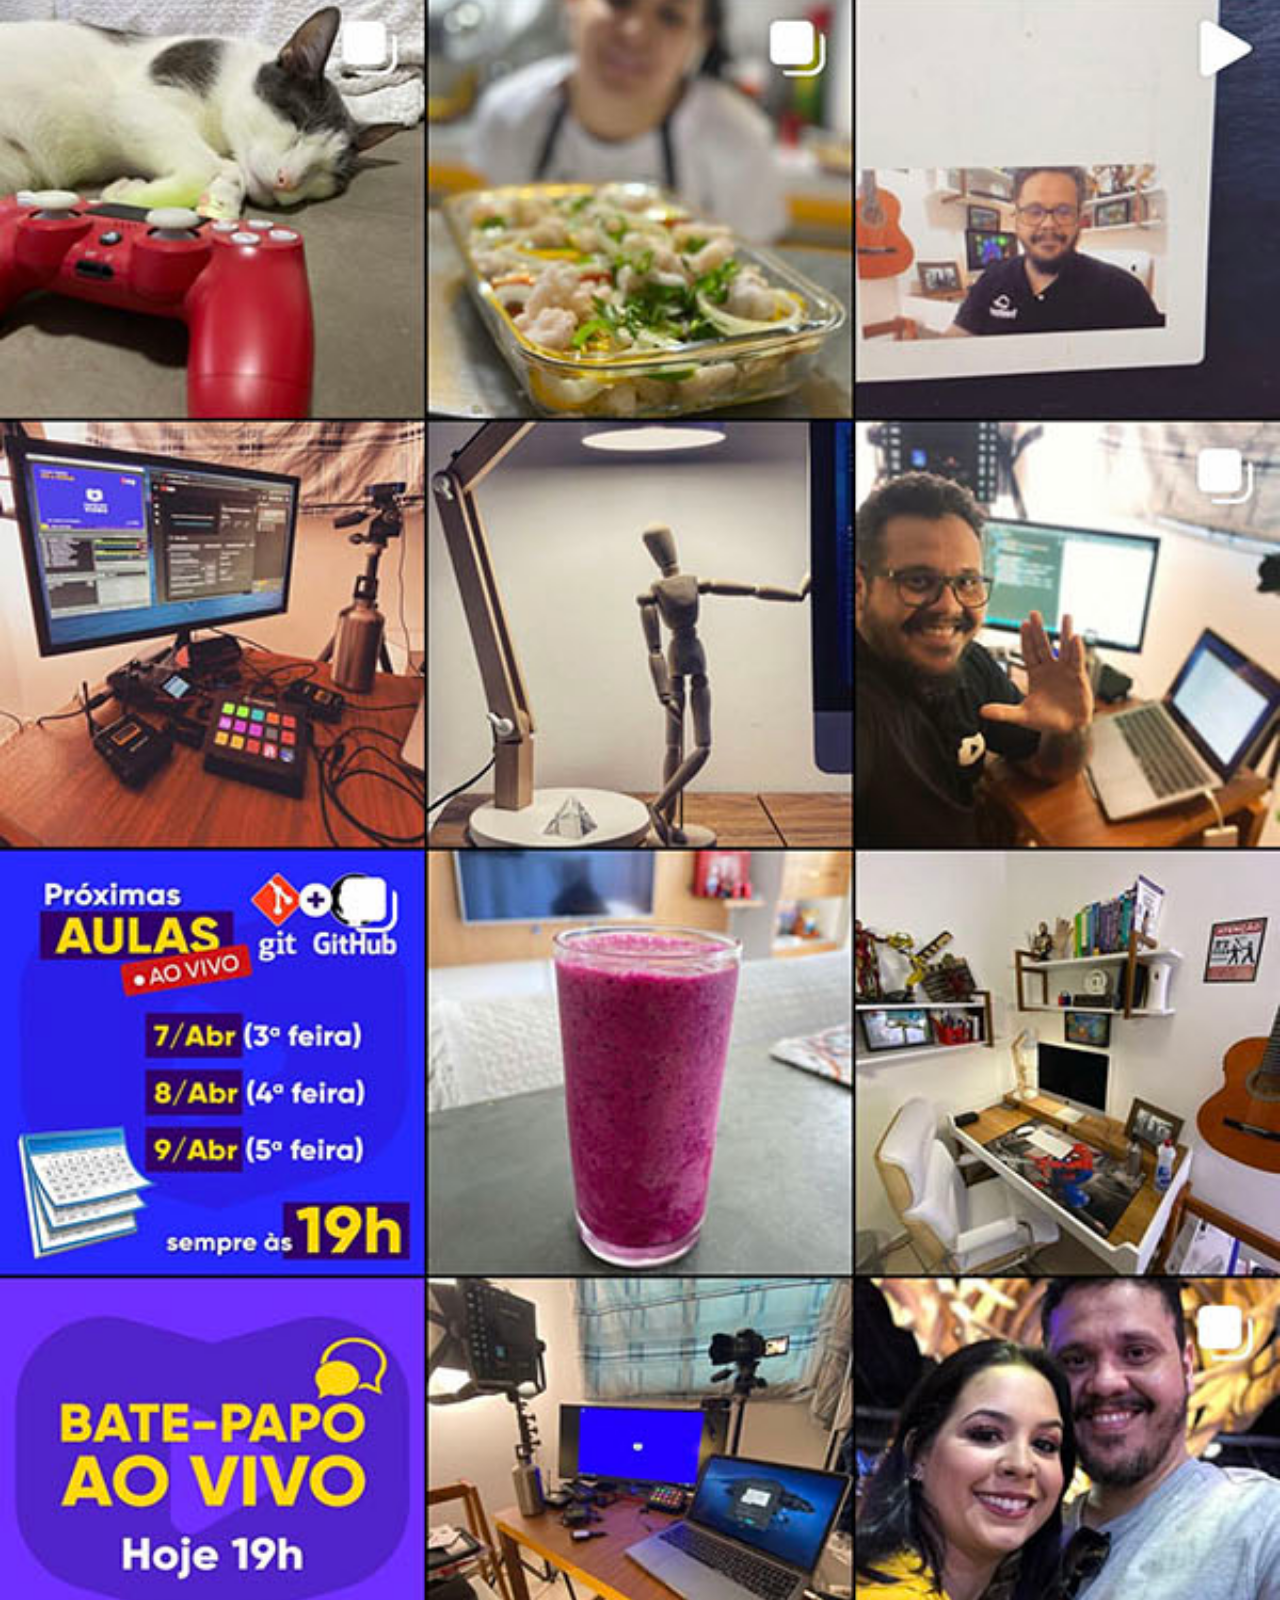
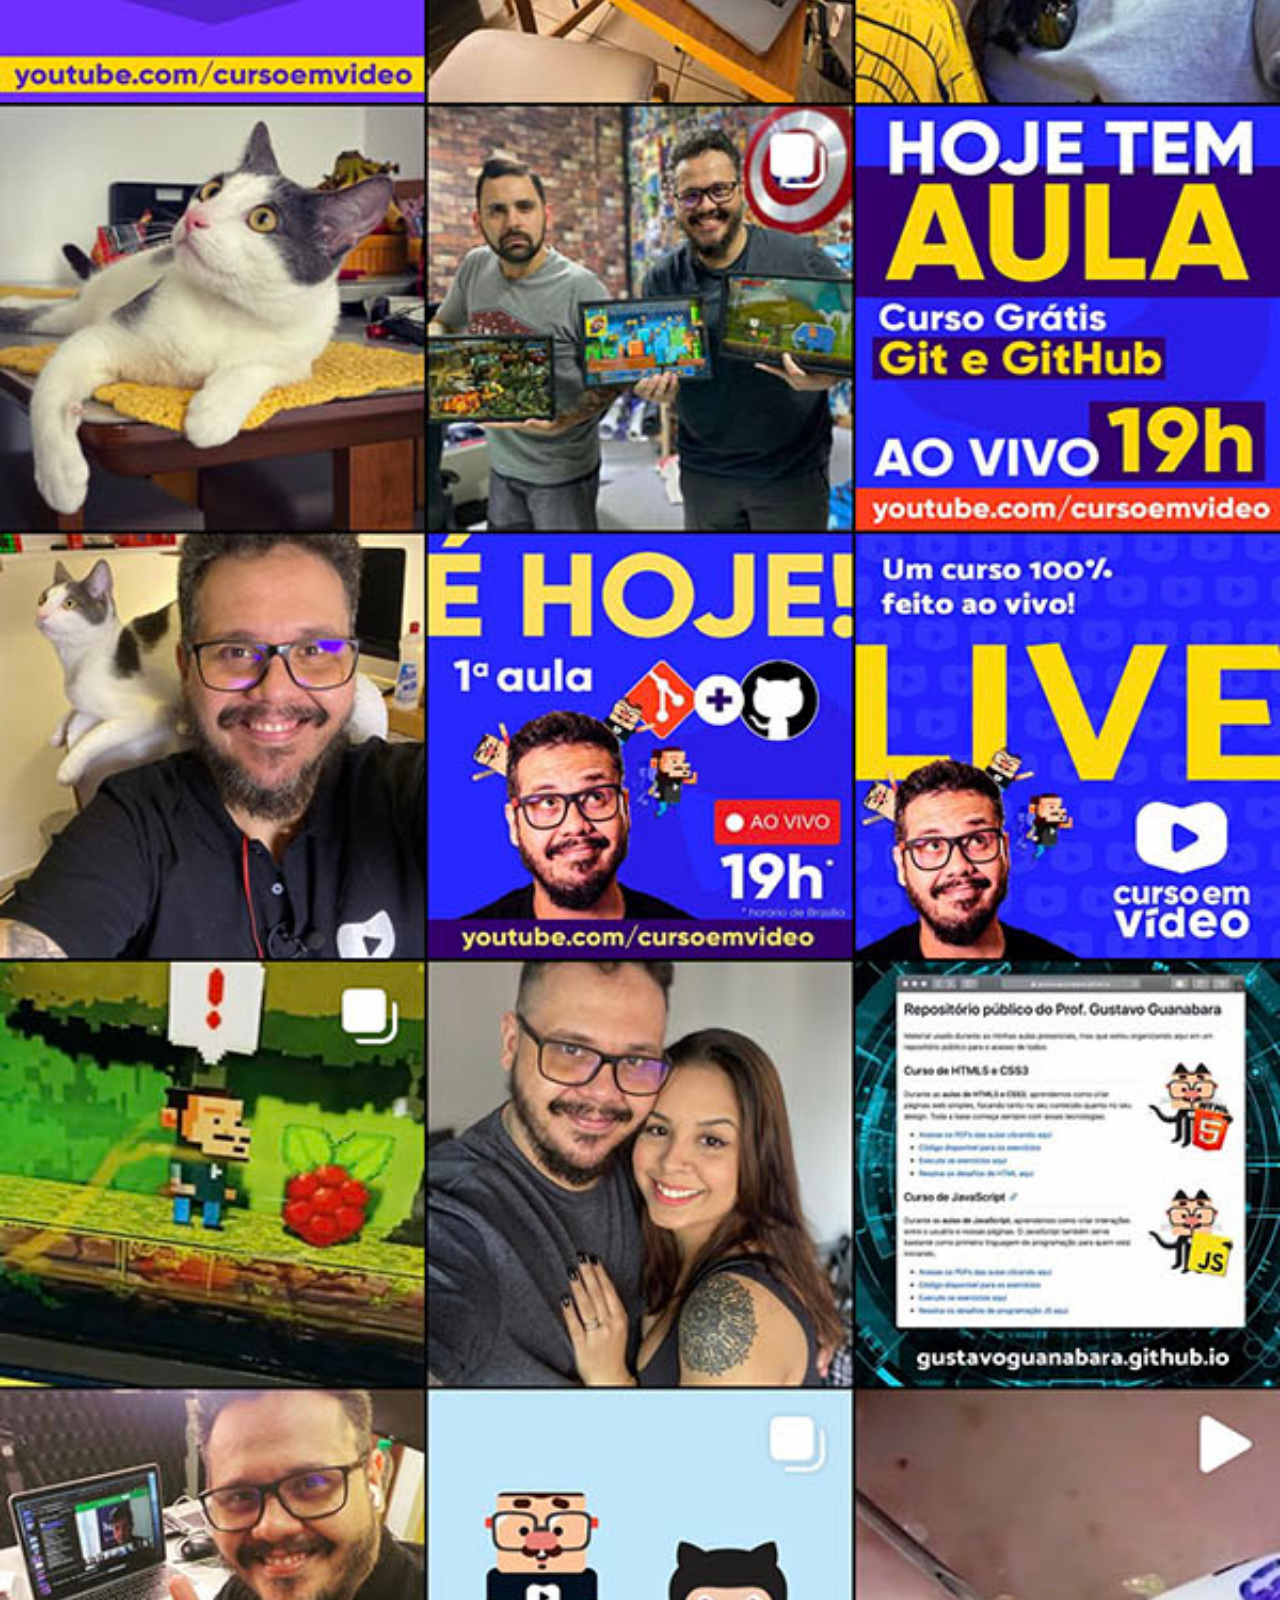
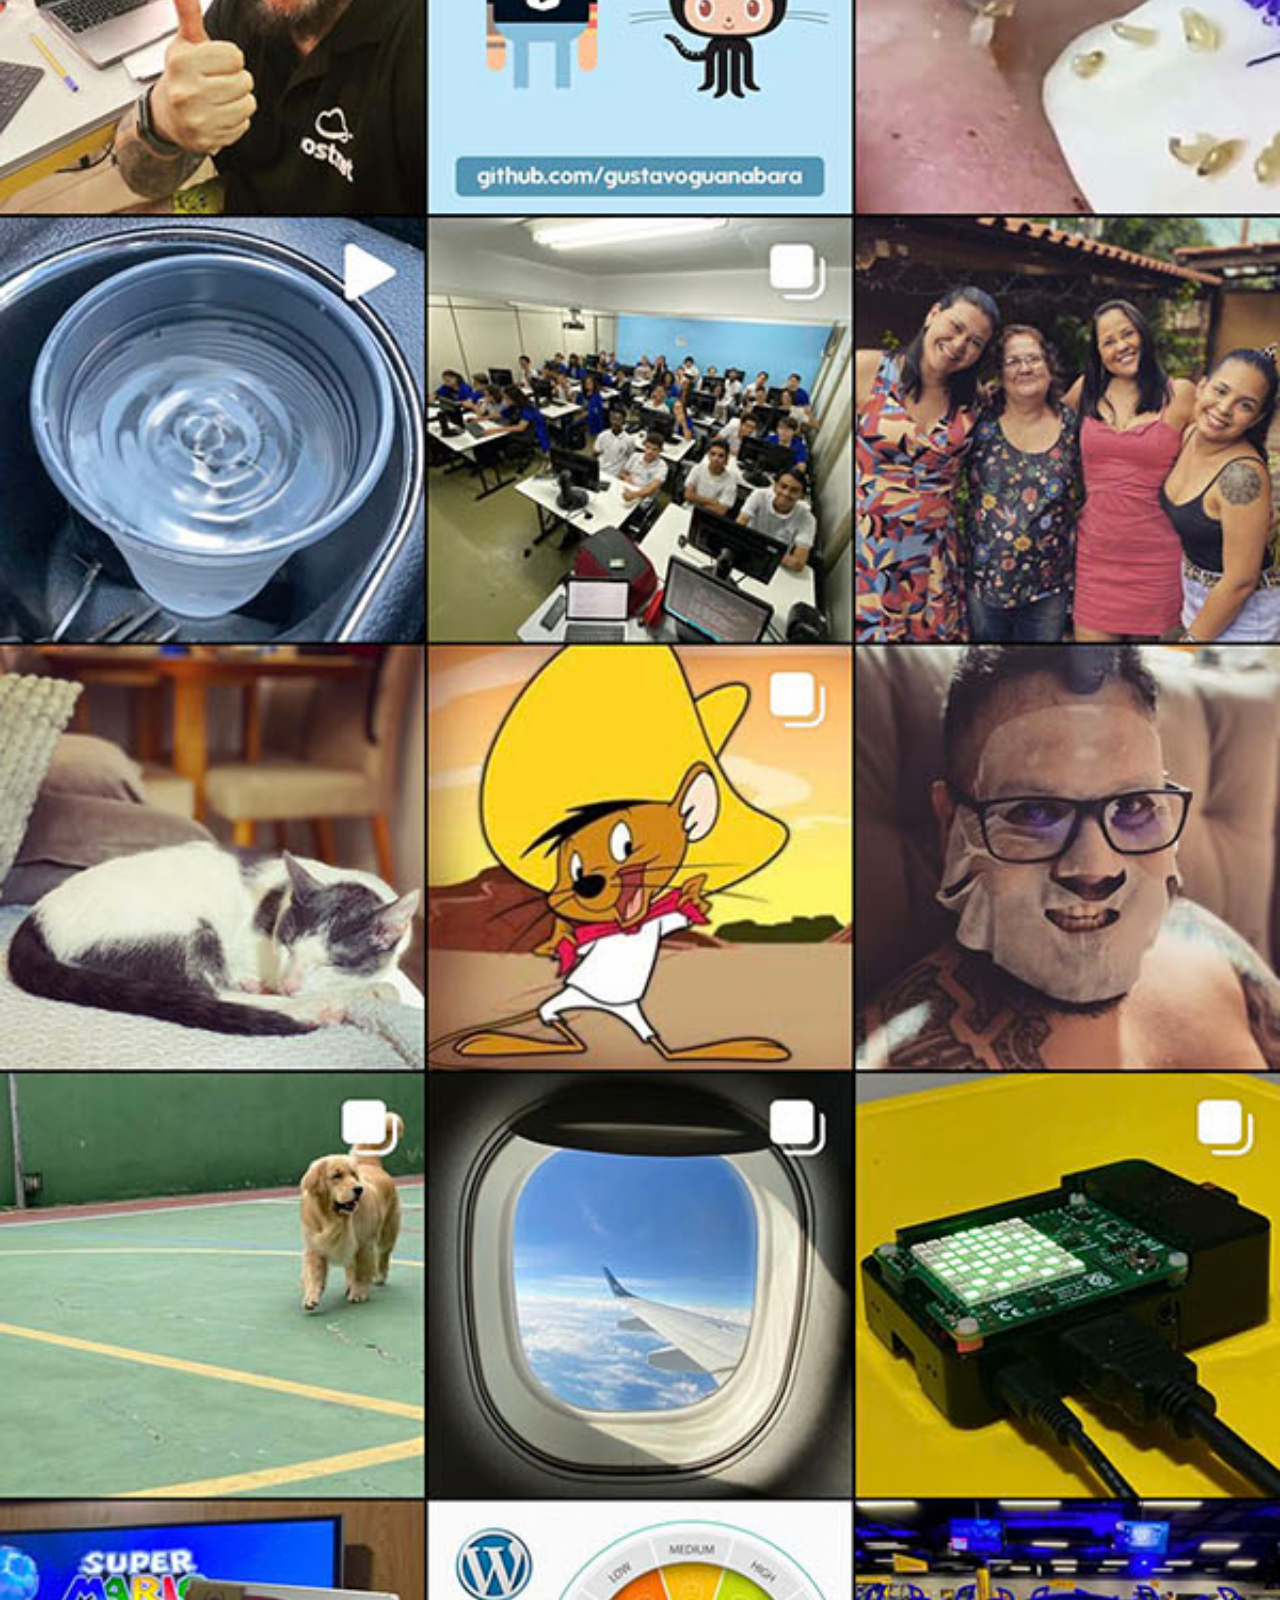
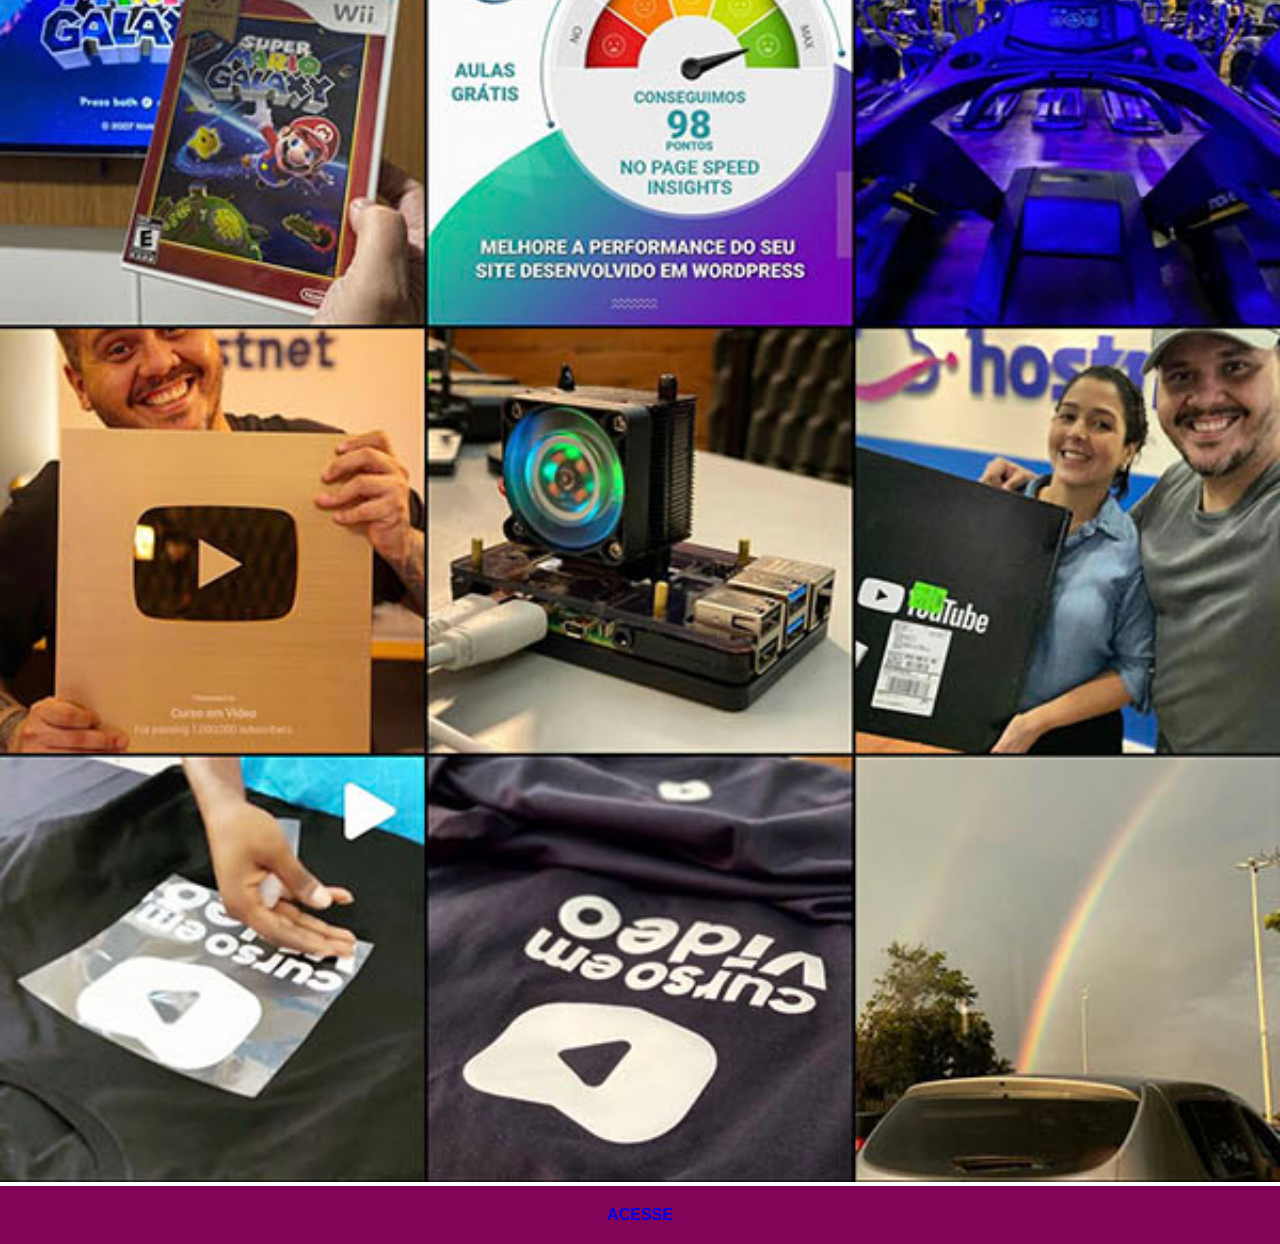
<file: instagram.html>
<!DOCTYPE html>
<html lang="pt-br">
<head>
    <meta charset="UTF-8">
    <meta name="viewport" content="width=device-width, initial-scale=1.0">
    <title>instagram</title>
    <style>
        * { 
            margin: 0px;
            padding: 0px;
            font-family: Arial, Helvetica, sans-serif;
        }

        ::-webkit-scrollbar { 
            width: 0px;
            height: 0px;
        }

        img { 
            width: 100vw;
        }

        a { 
            display: block;
            background-color: rgb(131, 3, 88);
            padding: 20px;
            text-align: center;
            font-weight: bolder;
            text-decoration: none;
        }

        a :hover { 
        background-color: rgb(255, 0, 200);
        }

    </style>
</head>
<body>
    <img src="imagens/tela-instagram.jpg" alt="Instagram">
    <a href="https://www.instagram.com/gustavoguanabara/" target="_blank">ACESSE</a>
</body>
</html>
</file>
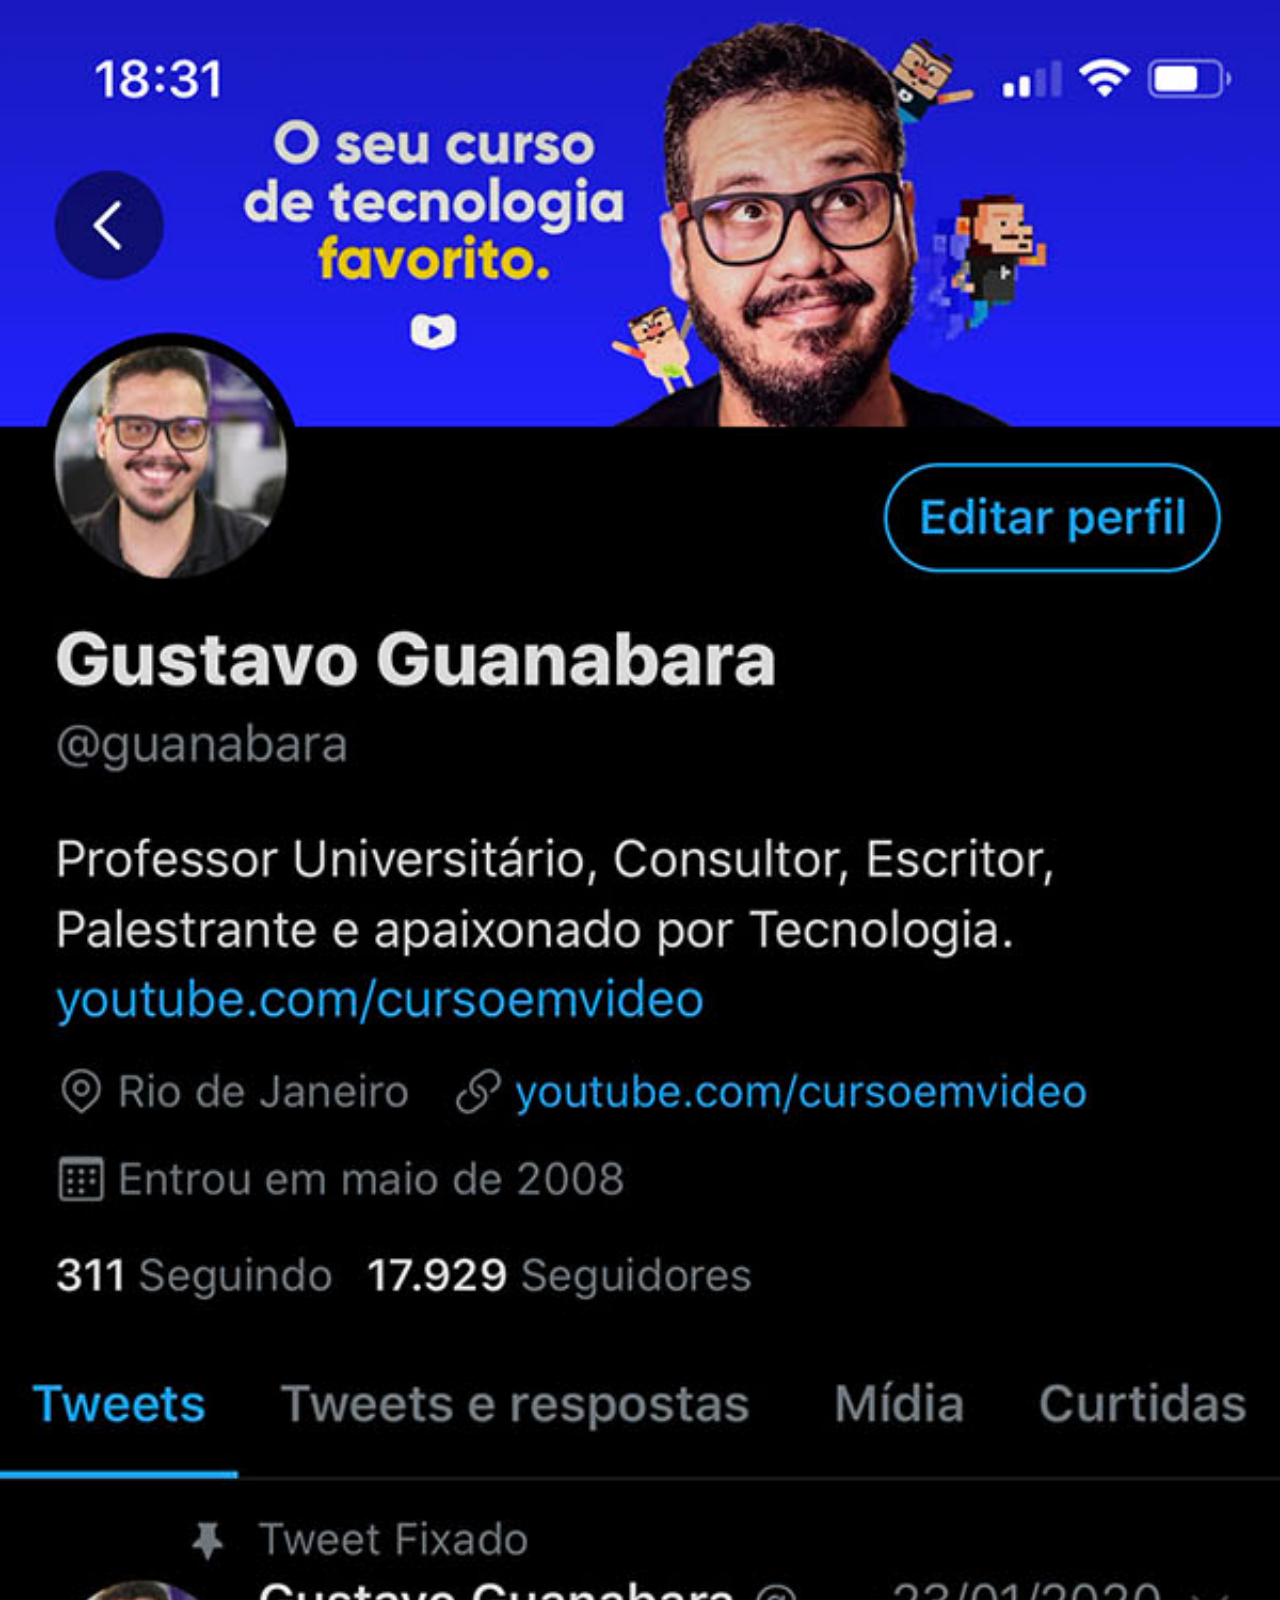
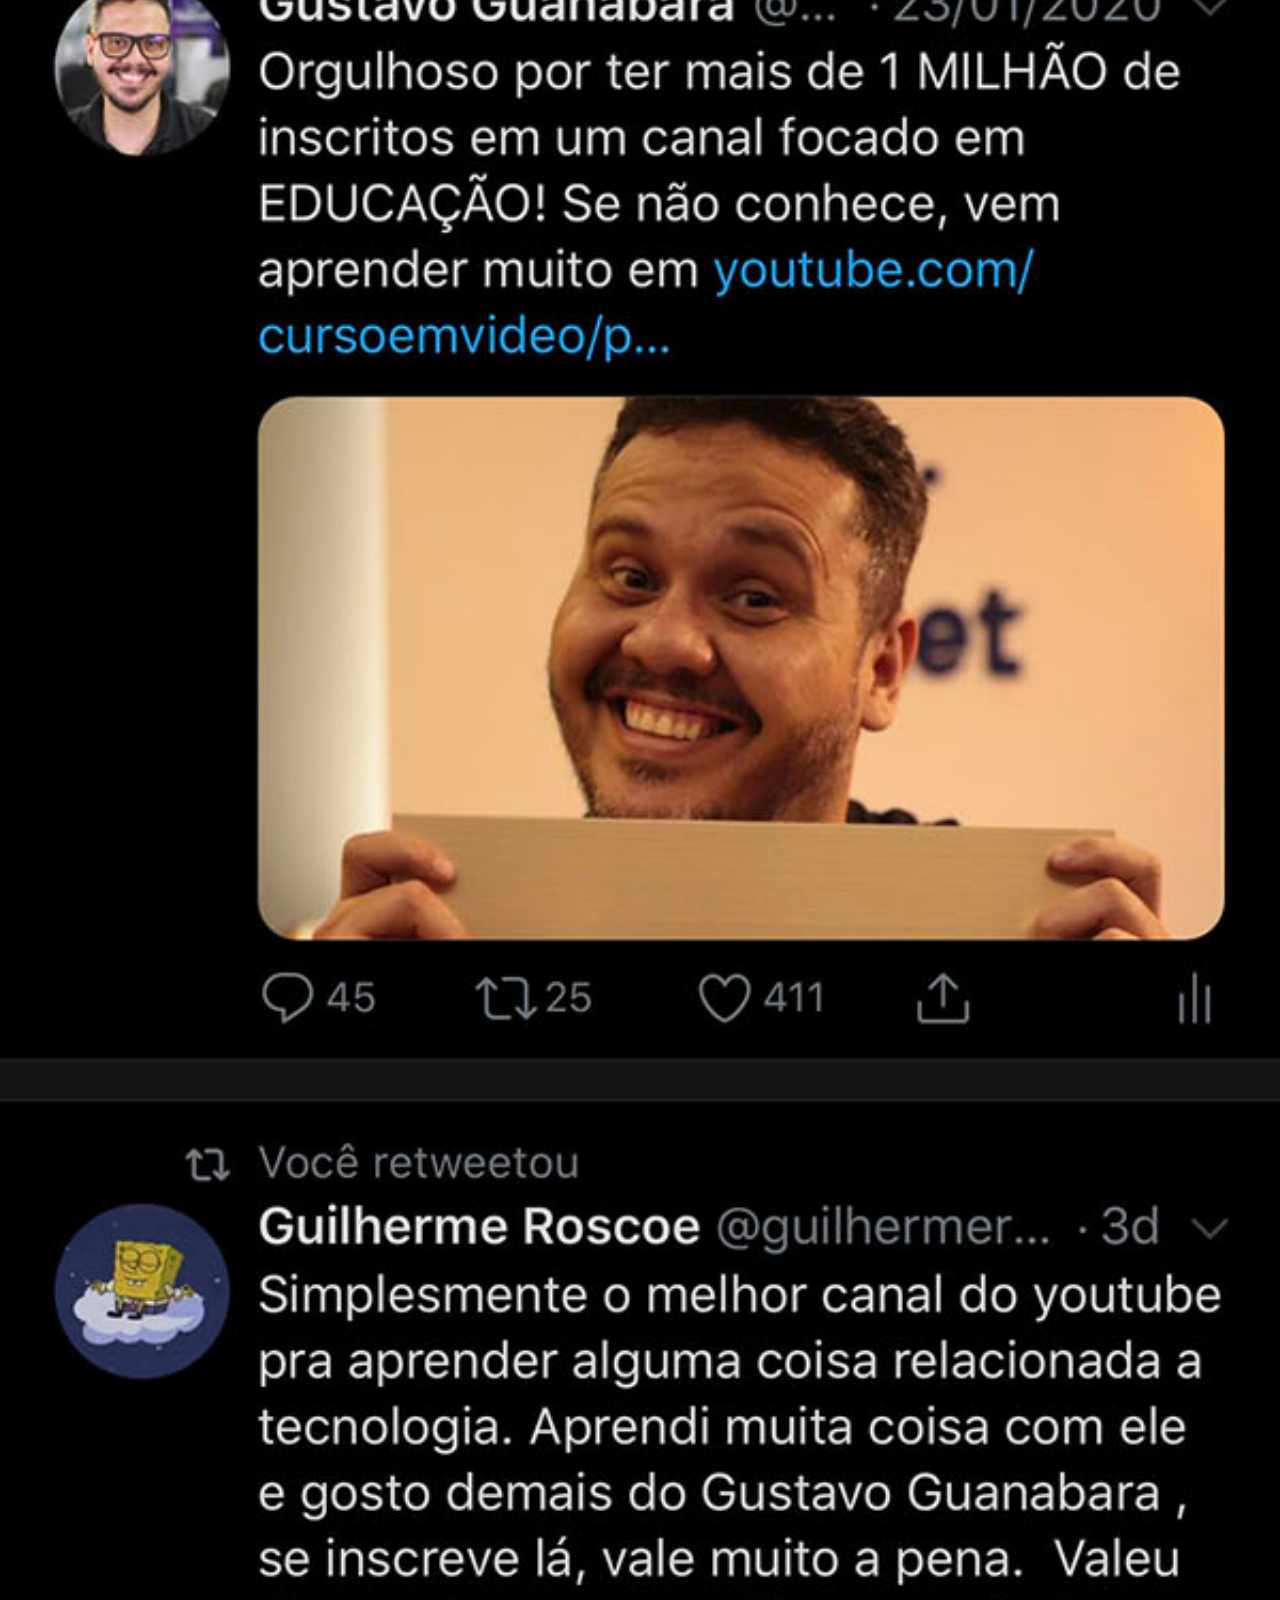
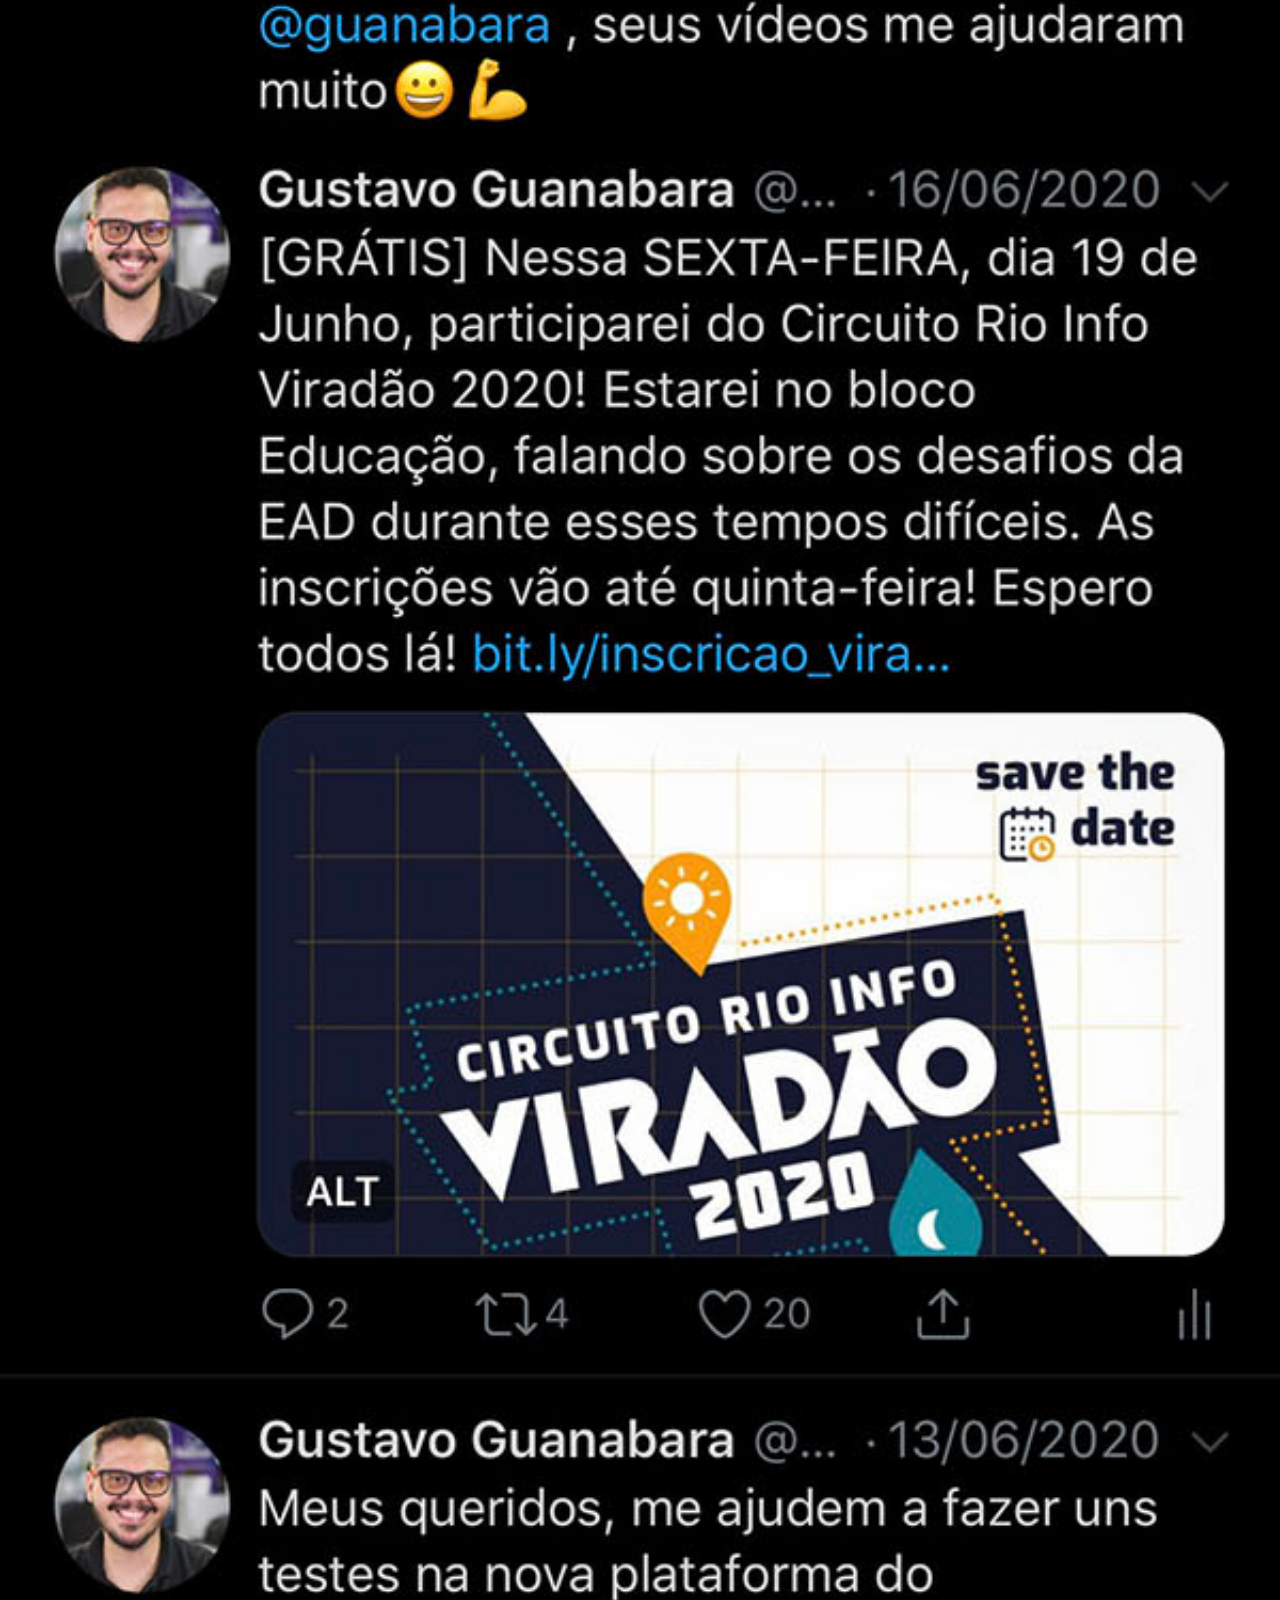
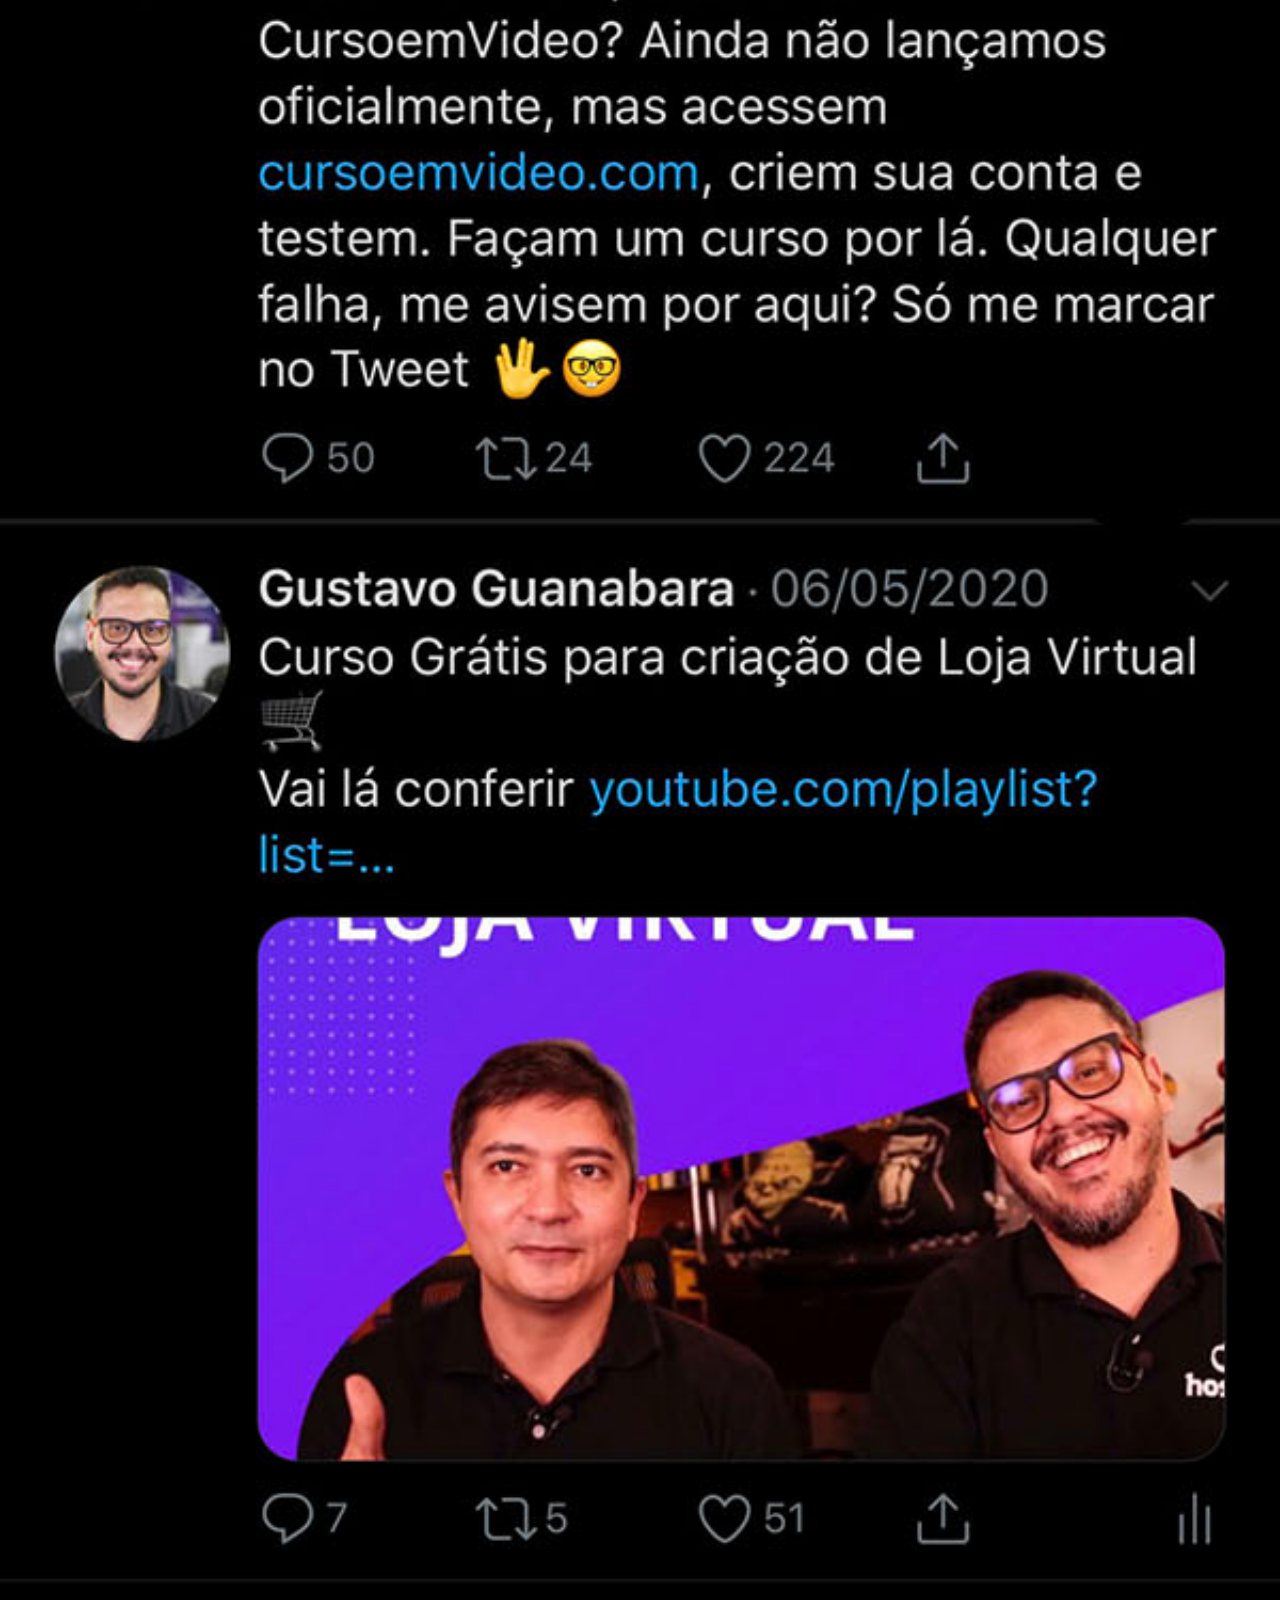
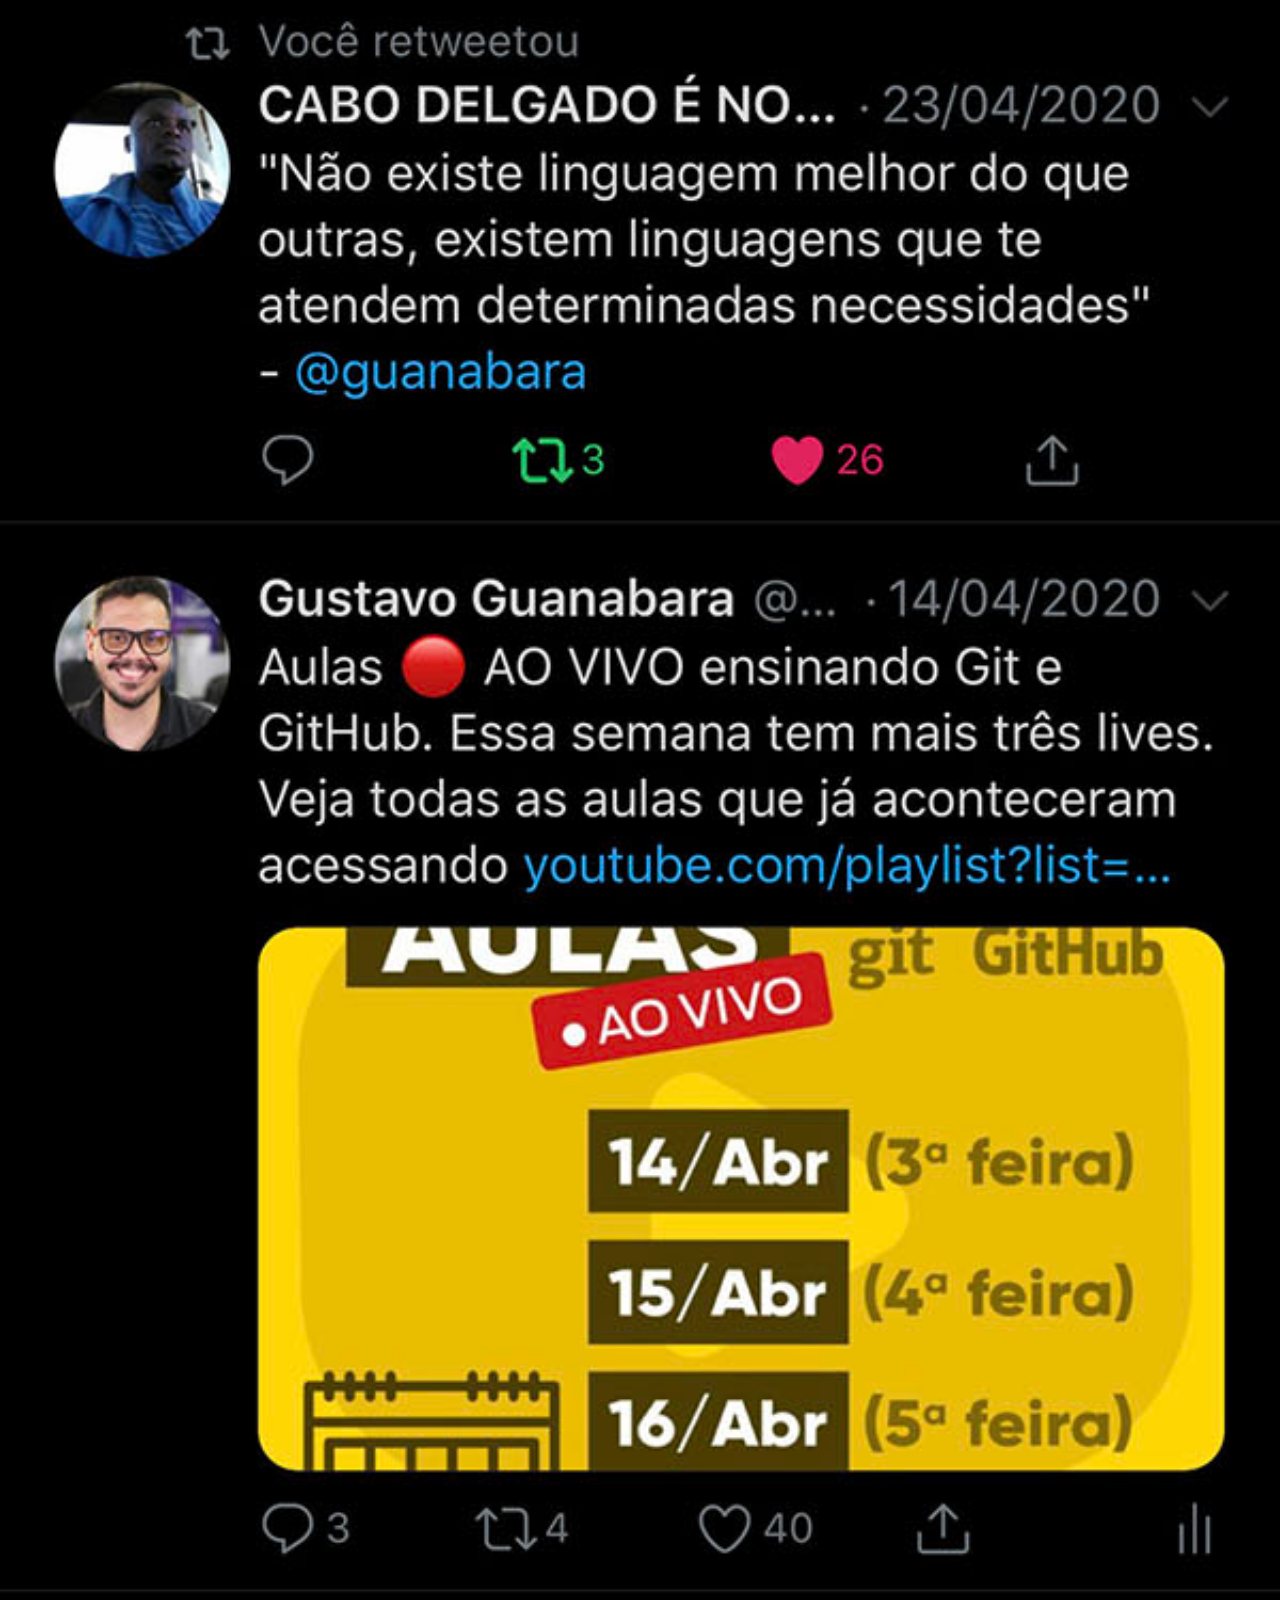
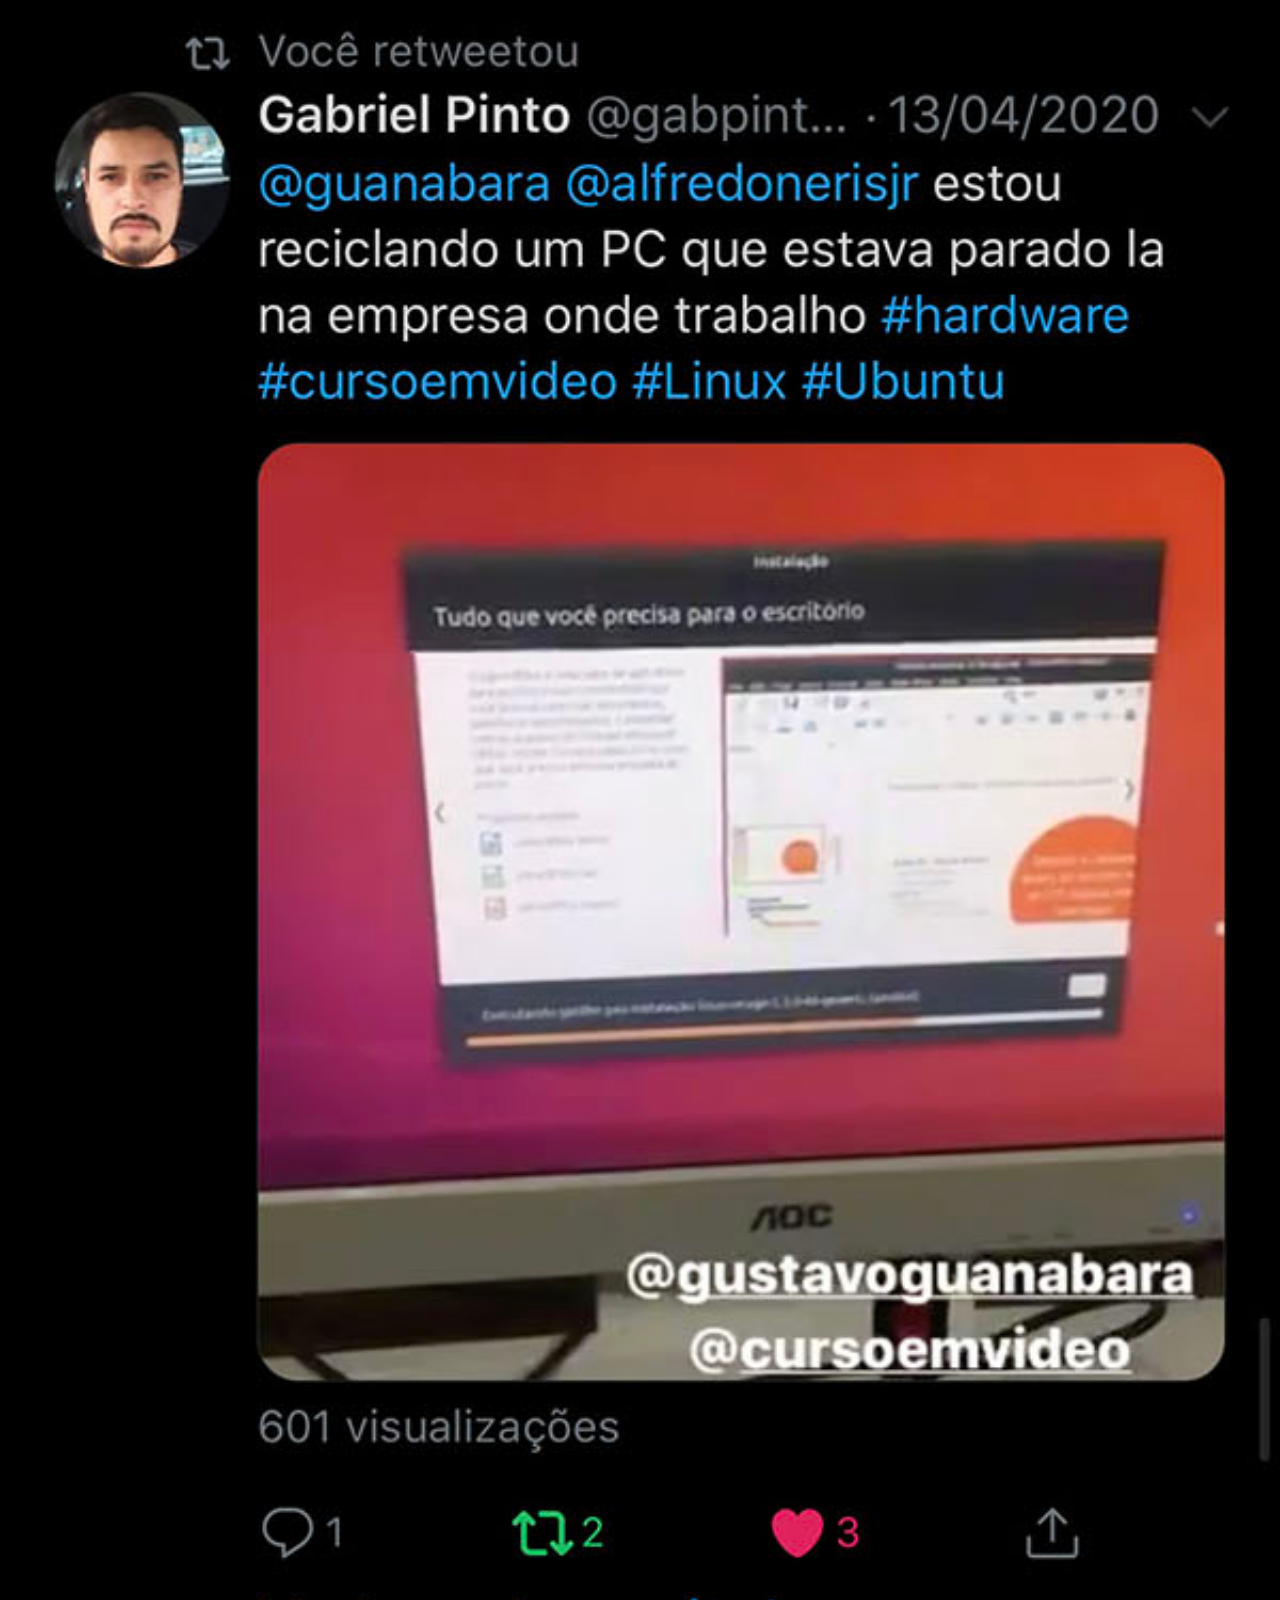
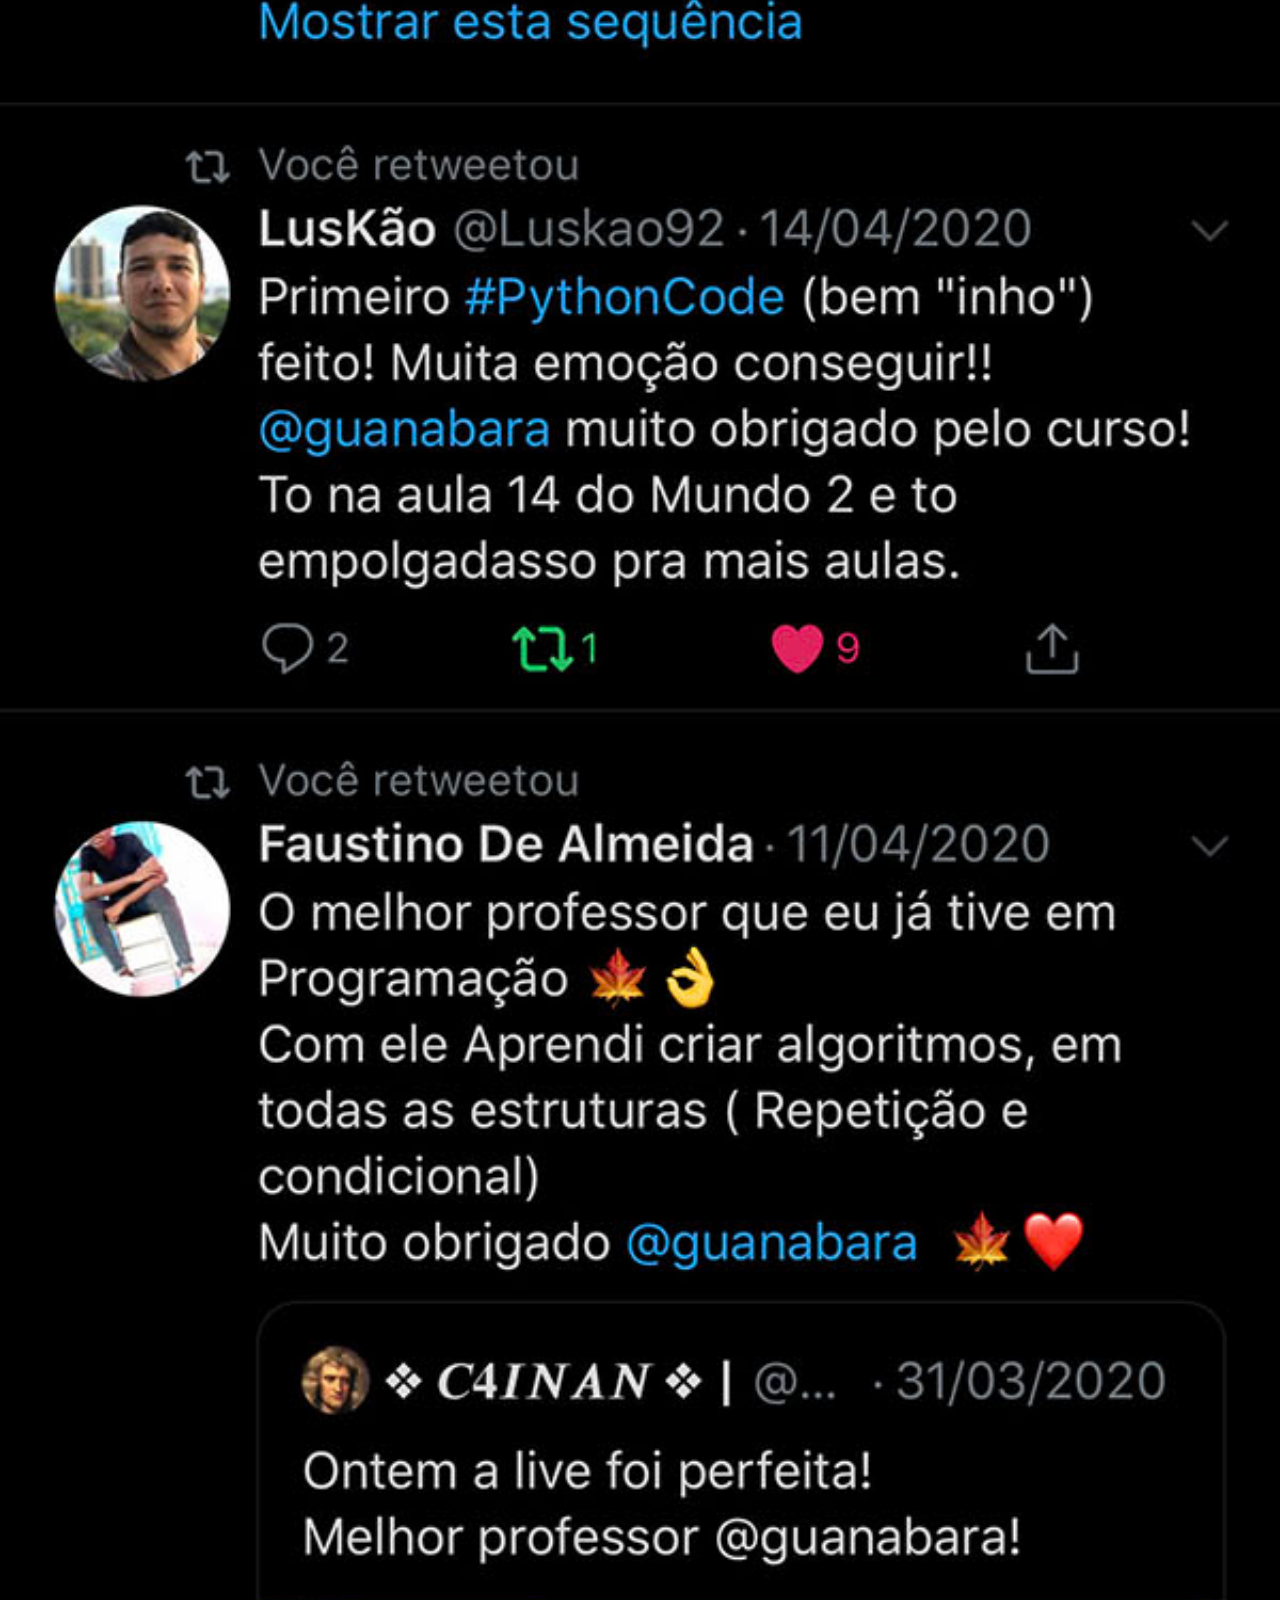
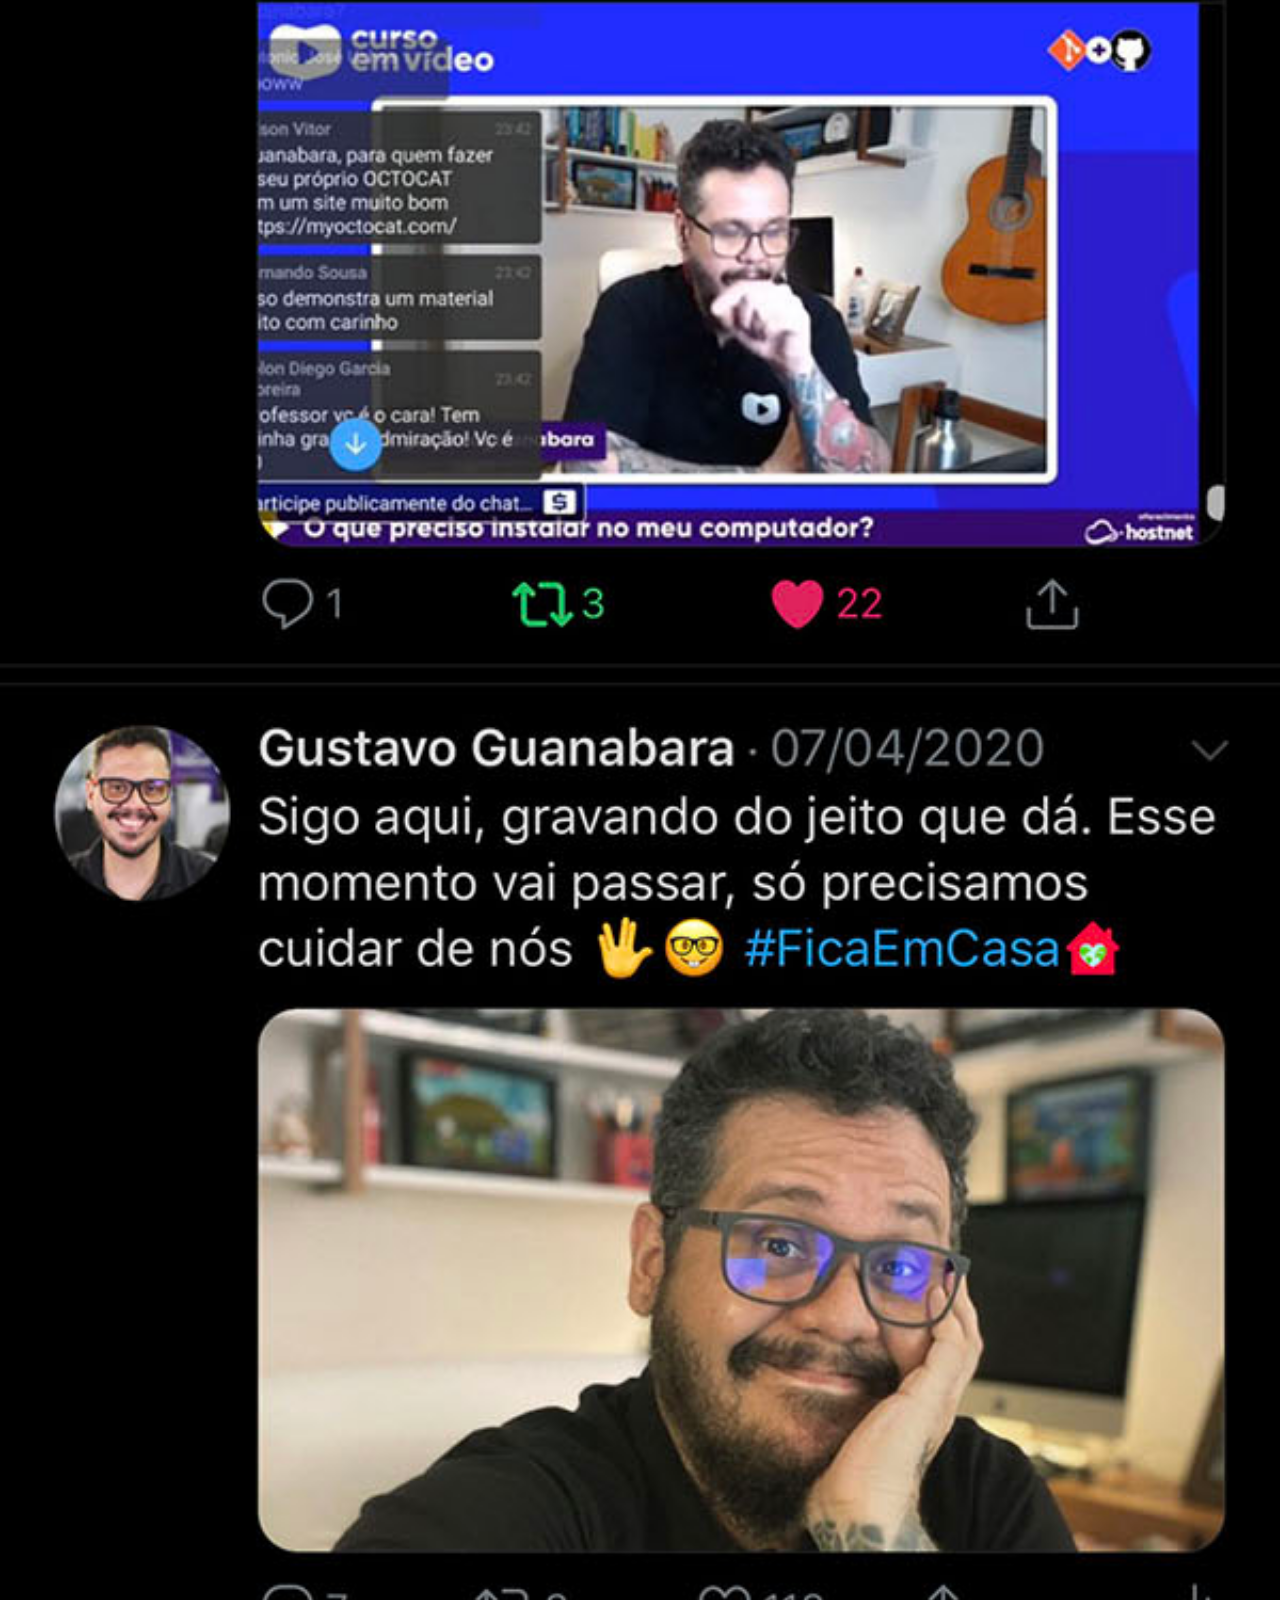
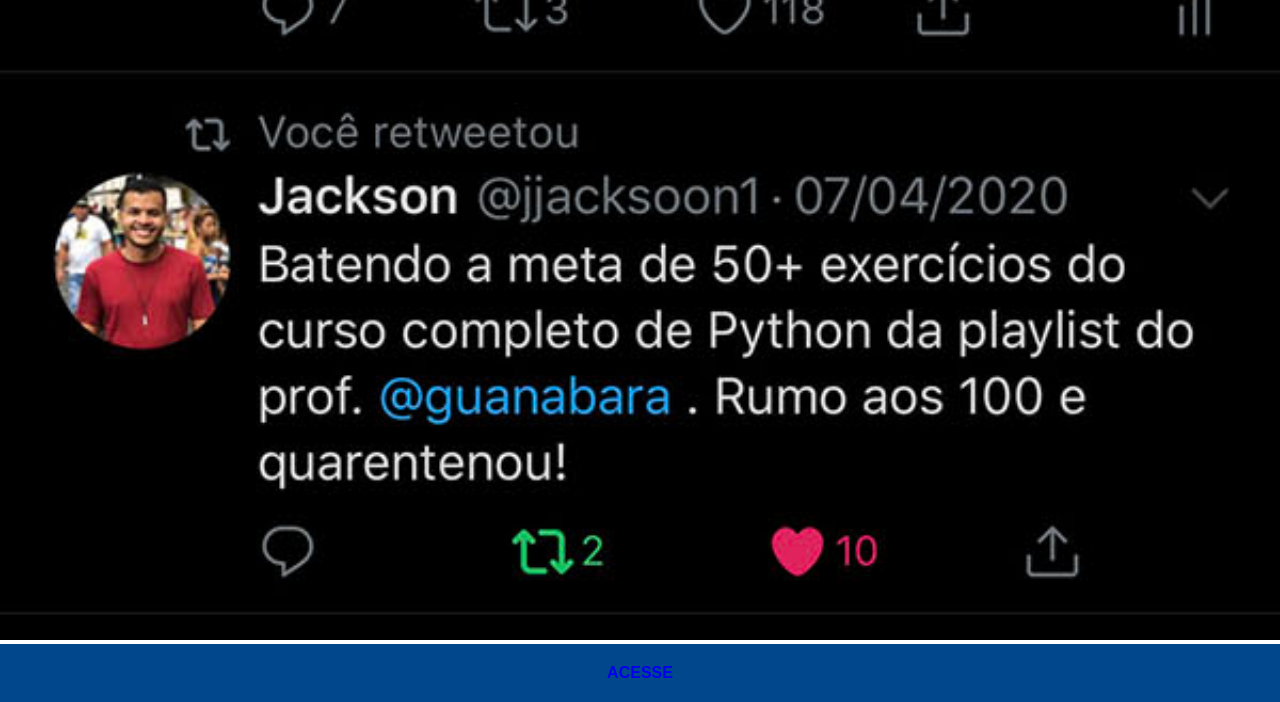
<file: twitter.html>
<!DOCTYPE html>
<html lang="pt-br">
<head>
    <meta charset="UTF-8">
    <meta name="viewport" content="width=device-width, initial-scale=1.0">
    <title>Twitter</title>
    <style>
        * { 
            margin: 0px;
            padding: 0px;
            font-family: Arial, Helvetica, sans-serif;
        }

        ::-webkit-scrollbar { 
            width: 0px;
            height: 0px;
        }

        img { 
            width: 100vw;
        }

        a { 
            display: block;
            background-color: rgb(0, 72, 139);
            padding: 20px;
            text-align: center;
            font-weight: bolder;
            text-decoration: none;
        }

        a :hover { 
        background-color: red;
        }

    </style>
</head>
<body>
    <img src="imagens/tela-twitter.jpg" alt="Twitter">
    <a href="https://x.com/guanabara" target="_blank">ACESSE</a>
</body>
</html>
</file>
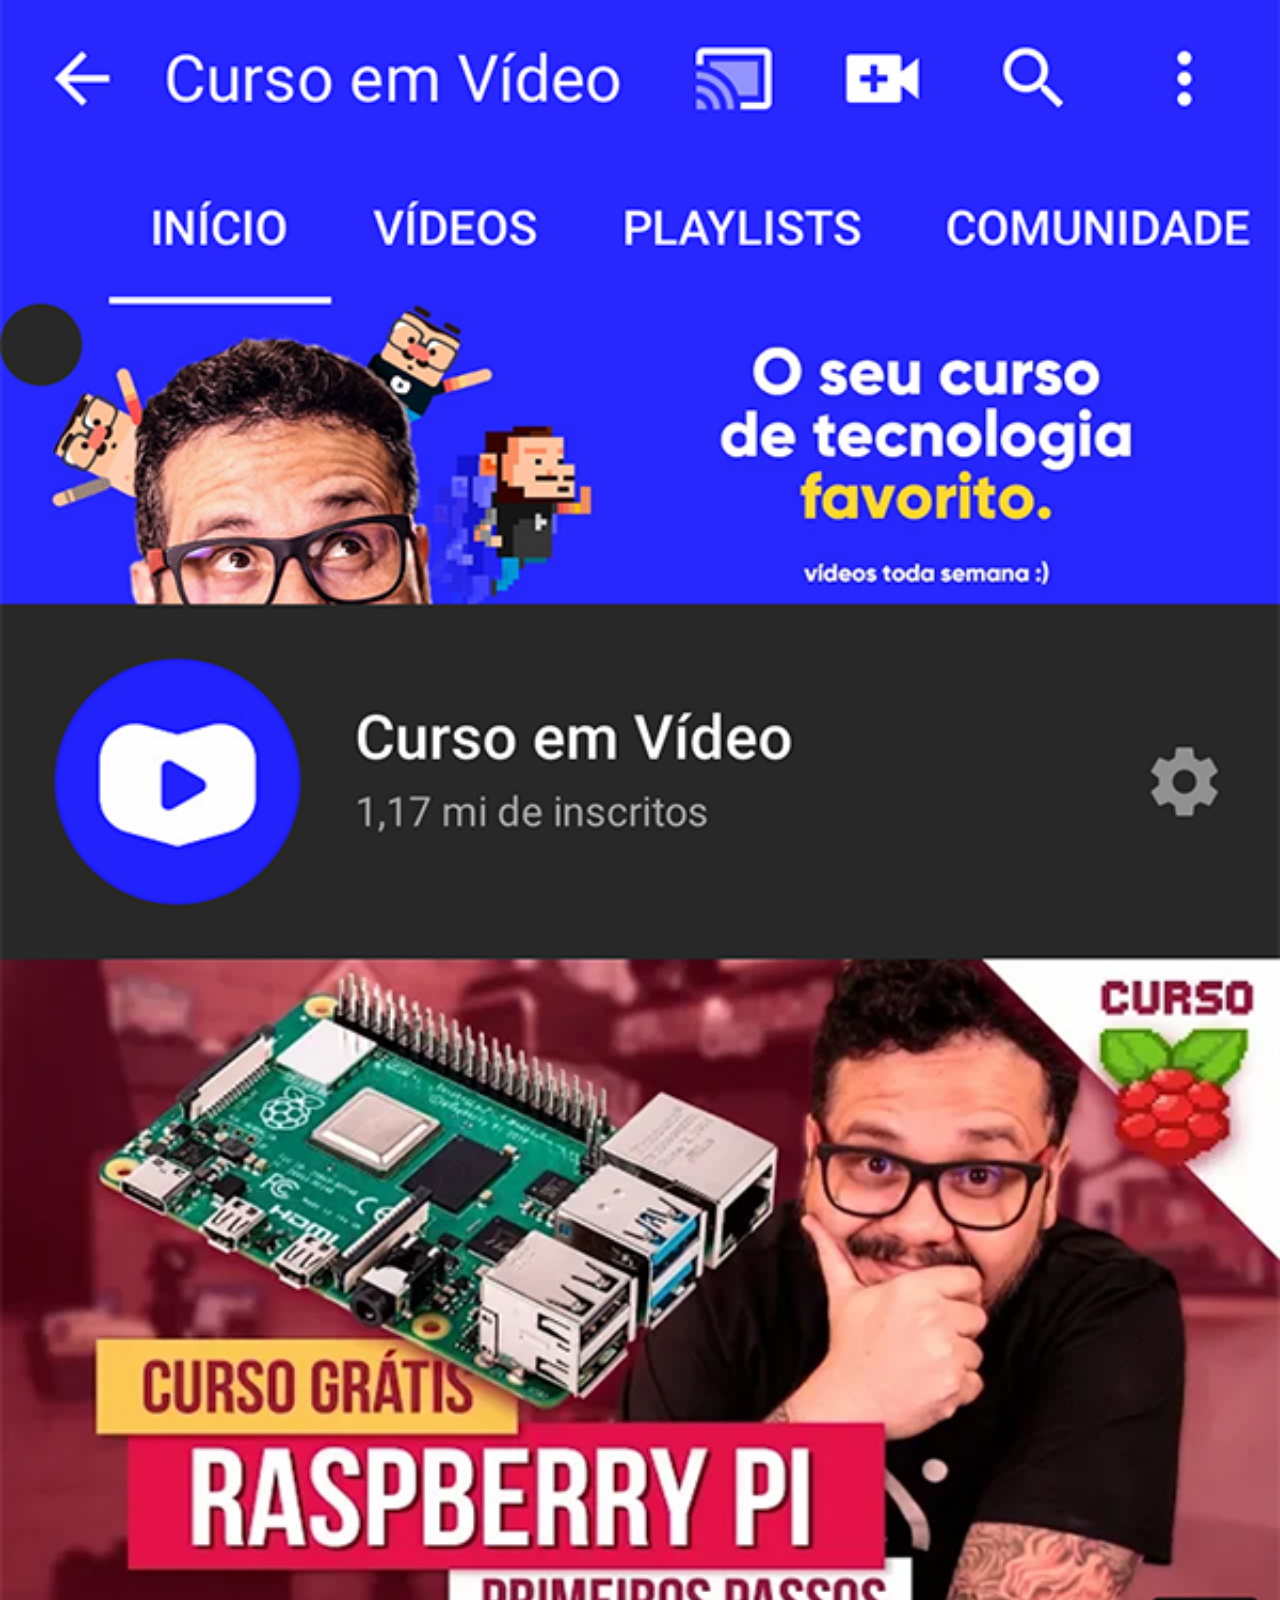
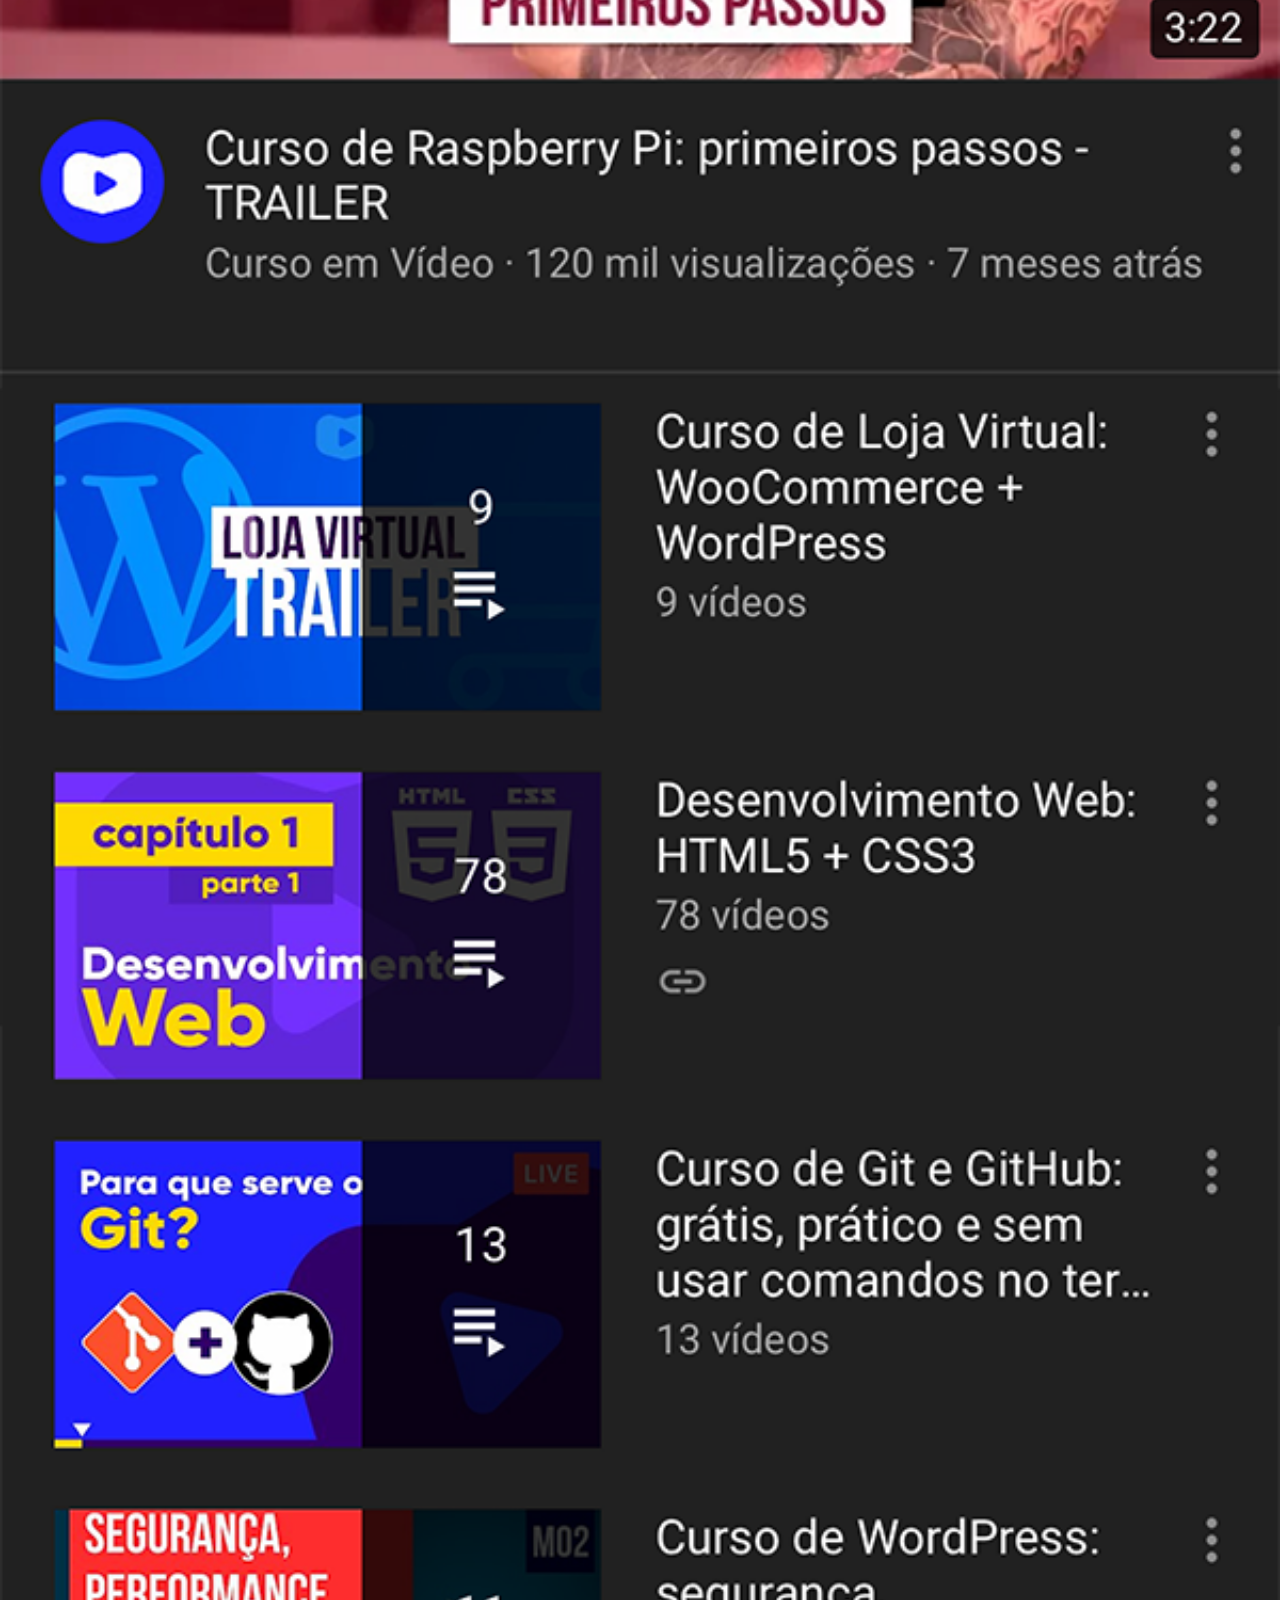
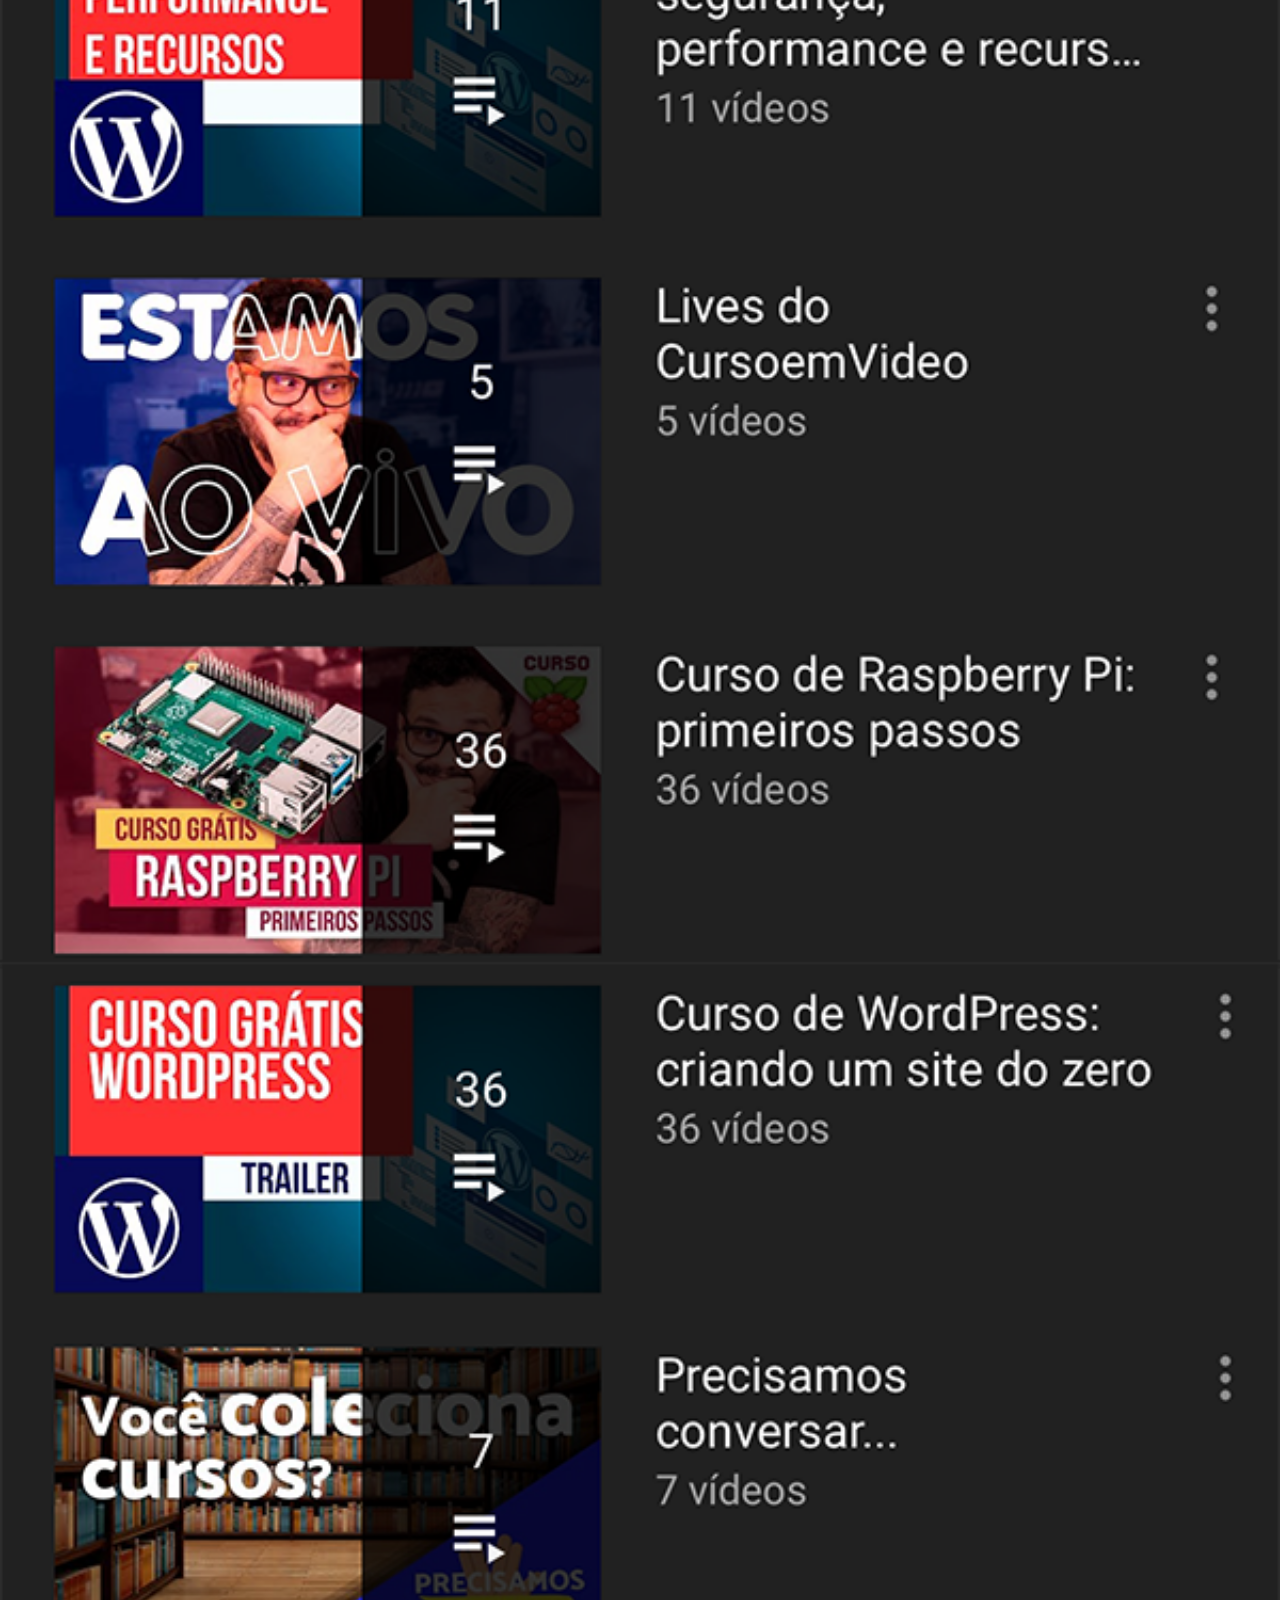
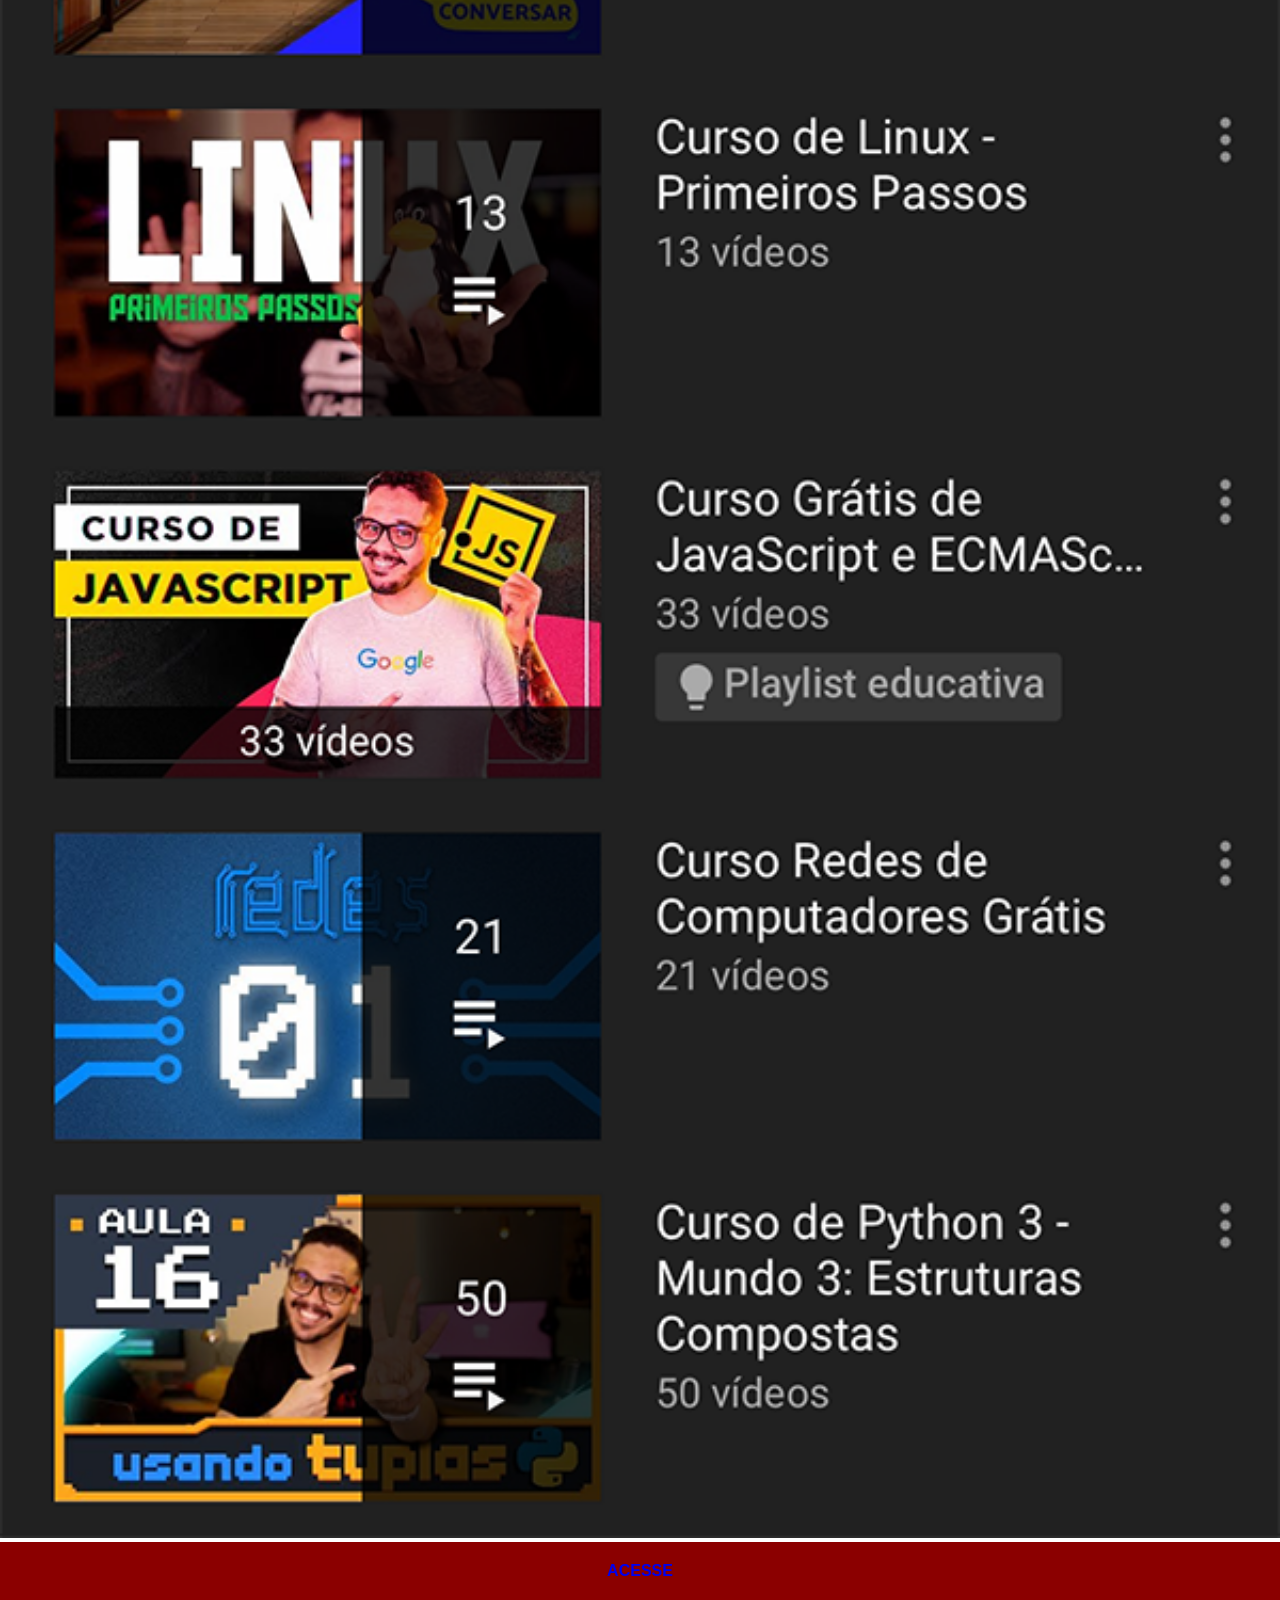
<file: youtube.html>
<!DOCTYPE html>
<html lang="pt-br">
<head>
    <meta charset="UTF-8">
    <meta name="viewport" content="width=device-width, initial-scale=1.0">
    <title>Youtube</title>
    <style>
        * { 
            margin: 0px;
            padding: 0px;
            font-family: Arial, Helvetica, sans-serif;
        }

        ::-webkit-scrollbar { 
            width: 0px;
            height: 0px;
        }

        img { 
            width: 100vw;
        }

        a { 
            display: block;
            background-color: darkred;
            padding: 20px;
            text-align: center;
            font-weight: bolder;
            text-decoration: none;
        }

        a :hover { 
        background-color: red;
        }

    </style>
</head>
<body>
    <img src="imagens/tela-youtube.png" alt="Youtube">
    <a href="https://www.youtube.com/@cursoemvideo/playlists" target="_blank">ACESSE</a>
</body>
</html>
</file>
<file: estilos/style.css>
@charset "UTF-8";

* {
    margin: 0px;
    padding: 0px;
    font-family: Arial, Helvetica, sans-serif;
}

html, body {
    height: 100vh;
    width: 100vw;
    background-color: black;
}

body { 
    background: url('../imagens/fundo-madeira.jpg') no-repeat;
    background-size: cover;
    background-attachment: fixed;
}

main { 
    height: 100vh;
    position: relative;
}

section#telefone {
    height: 627px;
    width: 311px;
    position: absolute;
    top: 50%;
    left: 50%;
    transform: translate(-50%, -50%);
    background:url('../imagens/frame-iphone.png') no-repeat;
}

iframe#tela { 
    position: relative;
    top: 80px;
    left: 22px;
    width: 269px;
    height: 471px;
}

section#redes-sociais { 
    text-align: right;
}

section#redes-sociais img{ 
    width: 50px;
    height: 50px;
    border-radius: 50%;
    box-shadow: 2px 2px rgba(0, 0, 0, 0.400);
    box-sizing: border-box;
    }

section#redes-sociais img:hover { 
    border: 2px solid rgba(255, 255, 255, 0.603);
    transform: translate(-6px, -6px);
    box-shadow: 5px 5px 10px black;
    transition: transform 0.5s, border 0.1s;
}
</file>
